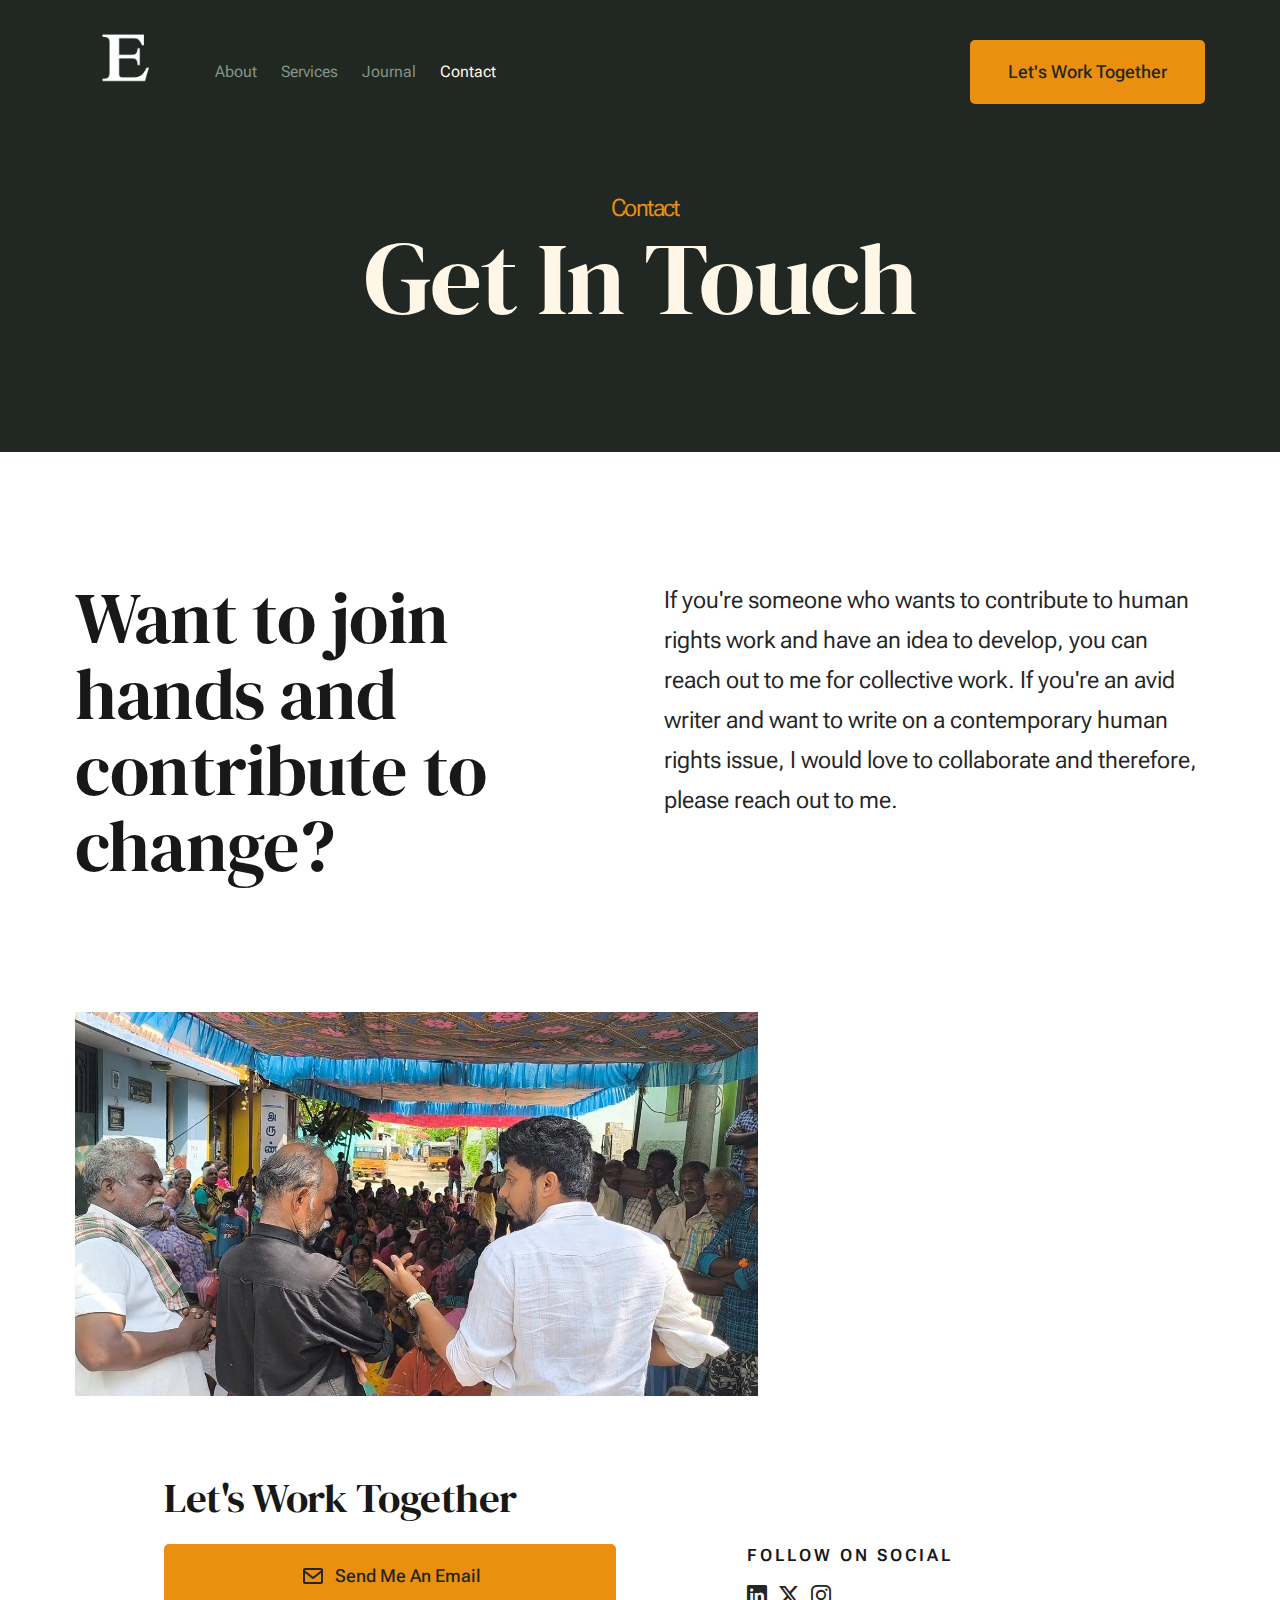
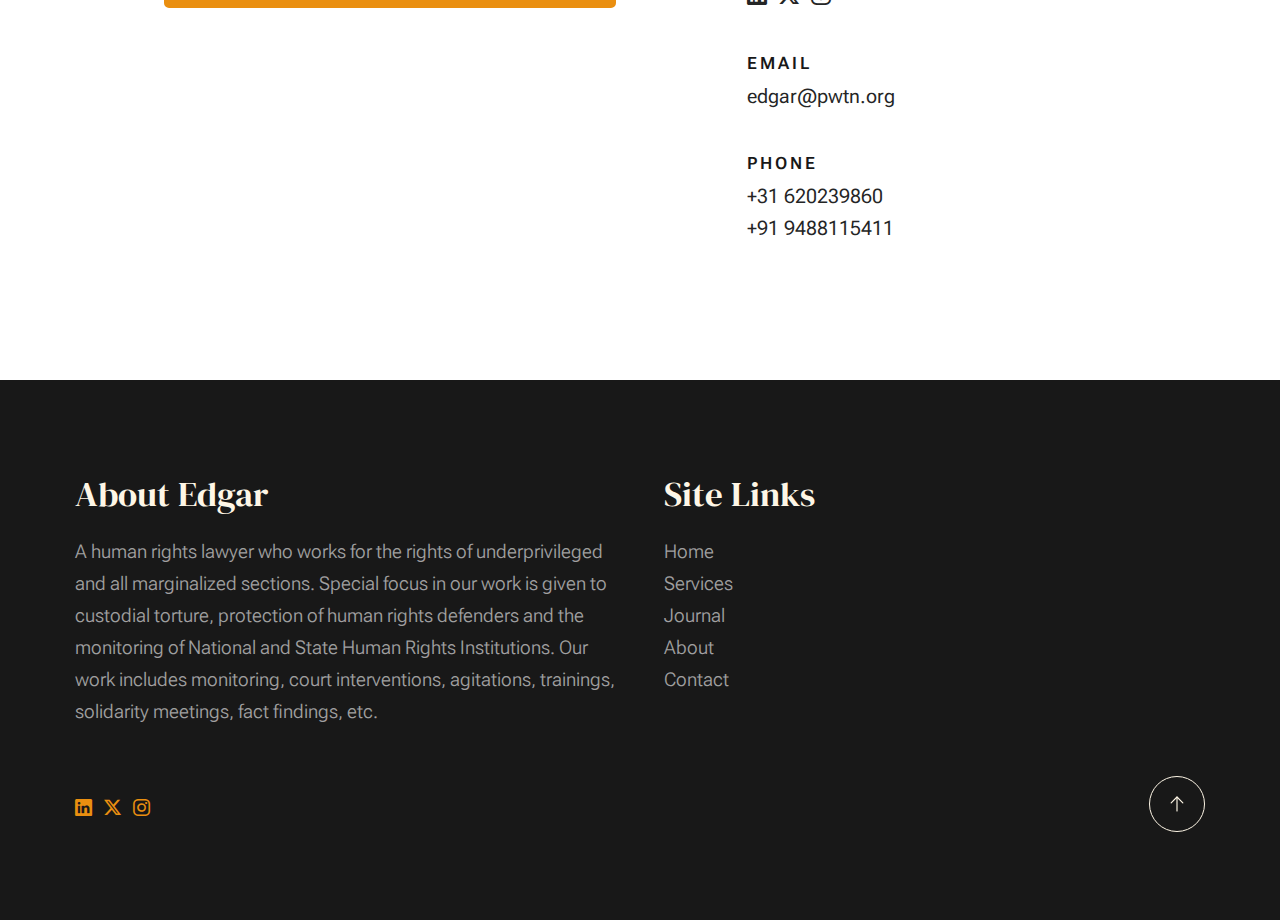
<file: contact.html>
<!DOCTYPE html>
<html lang="en" class="no-js">

<head>

    <!--- basic page needs
    ================================================== -->
    <meta charset="utf-8">
    <meta name="viewport" content="width=device-width, initial-scale=1">
    <title>Contact - Edgar</title>

    <script>
        document.documentElement.classList.remove('no-js');
        document.documentElement.classList.add('js');
    </script>

    <!-- CSS
    ================================================== -->
    <link rel="stylesheet" href="vendor.css">
    <link rel="stylesheet" href="styles.css">
    <link rel="stylesheet" href="https://cdn.jsdelivr.net/npm/bootstrap-icons@1/font/bootstrap-icons.min.css">


    <!-- favicons
    ================================================== -->
    <link rel="apple-touch-icon" sizes="180x180" href="apple-touch-icon.png">
    <link rel="icon" type="image/png" sizes="32x32" href="favicon-32x32.png">
    <link rel="icon" type="image/png" sizes="16x16" href="favicon-16x16.png">
    <link rel="manifest" href="site.webmanifest">

</head>


<body id="top">


    <!-- preloader
    ================================================== -->
    <div id="preloader">
        <div id="loader" class="dots-fade">
            <div></div>
            <div></div>
            <div></div>
        </div>
    </div>


    <!-- page wrap
    ================================================== -->
    <div id="page" class="s-pagewrap">


        <!-- # site header 
        ================================================== -->
        <header class="s-header">
            <div class="row s-header__inner width-sixteen-col">

                <div class="s-header__block">
                    <div class="s-header__logo">
                        <a class="logo" href="index.html">
                            <img src="Edgar_logo.png" alt="Homepage">
                        </a>
                    </div>

                    <a class="s-header__menu-toggle" href="#0"><span>Menu</span></a>
                </div> <!-- end s-header__block -->

                <nav class="s-header__nav">

                    <ul class="s-header__menu-links">
                        <li><a href="about.html">About</a></li>
                        <li><a href="services.html">Services</a></li>
                        <li><a href="blog.html">Journal</a></li>
                        <li class="current"><a href="contact.html">Contact</a></li>
                    </ul> <!-- s-header__menu-links -->

                    <div class="s-header__contact">
                        <a href="contact.html" class="btn btn--primary s-header__contact-btn">Let's Work Together</a>
                    </div> <!-- s-header__contact -->

                </nav> <!-- end s-header__nav -->

            </div> <!-- end s-header__inner -->
        </header> <!-- end s-header -->


        <!-- # site main content
        ================================================== -->
        <section id="content" class="s-content">

            <section class="s-pageheader pageheader">
                <div class="row">
                    <div class="column xl-12">
                        <h1 class="page-title">
                            <span class="page-title__small-type text-pretitle">Contact</span>
                            Get In Touch
                        </h1>
                    </div>
                </div>
            </section> <!--pageheader -->

            <section class="s-pagecontent pagecontent">

                <div class="row pageintro">
                    <div class="column xl-6 lg-12">
                        <h2 class="text-display-title">Want to join hands and contribute to change?</h2>
                    </div>
                    <div class="column xl-6 lg-12 u-flexitem-x-right">
                        <p class="lead">


                            If you're someone who wants to contribute to human rights work and have an idea to develop,
                            you can reach out to me for collective work. If you're an avid writer and want to write on a
                            contemporary human rights issue, I would love to collaborate and therefore, please reach out
                            to me.
                        </p>
                    </div>
                </div> <!-- pageintro -->

                <div class="row pagemedia">
                    <d class="column xl-12">
                        <figure class="page-media">
                            <img src="Edgar_contact.jpeg" srcset="Edgar_contact.jpeg 2400w, 
                                             images/thumbs/contact/contact-1200.jpg 1200w, 
                                             images/thumbs/contact/contact-600.jpg 600w"
                                sizes="(max-width: 2400px) 100vw, 2400px" alt="">
                        </figure>
                    </d>
                </div> <!-- pagemedia -->

                <div class="row width-narrower pagemain">
                    <div class="column xl-12">
                        <h2>Let's Work Together</h2>

                        <div class="row">
                            <div class="column xl-6 md-12 contact-cta">


                                <a href="mailto:edgar@pwtn.org" class="btn btn--primary u-fullwidth contact-btn">
                                    <svg xmlns="http://www.w3.org/2000/svg" width="24" height="24" viewBox="0 0 24 24"
                                        style="fill: rgba(0, 0, 0, 1);transform: ;msFilter:;">
                                        <path
                                            d="M20 4H4c-1.103 0-2 .897-2 2v12c0 1.103.897 2 2 2h16c1.103 0 2-.897 2-2V6c0-1.103-.897-2-2-2zm0 2v.511l-8 6.223-8-6.222V6h16zM4 18V9.044l7.386 5.745a.994.994 0 0 0 1.228 0L20 9.044 20.002 18H4z">
                                        </path>
                                    </svg>
                                    Send Me An Email
                                </a>
                            </div>
                            <div class="column xl-5 md-12 u-flexitem-x-right">

                                <div class="contact-block">
                                    <h6>Follow On Social</h6>
                                    <ul class="contact-social social-list">
                                        <li>
                                            <a href="https://www.linkedin.com/in/edgarhumanize?utm_source=share&utm_campaign=share_via&utm_content=profile&utm_medium=android_app">
                                                <i class="bi bi-linkedin" aria-hidden="true"></i>
                                                <span class="u-screen-reader-text">Linkedin</span>
                                            </a>
                                        </li>
                                        <li>
                                            <a href="https://x.com/Edgar_k2000?t=UGSVrvuaHYvtocIF7wQYoQ&s=08">
                                                <i class="bi bi-twitter-x" aria-hidden="true"></i>
                                                <span class="u-screen-reader-text">Twitter</span>
                                            </a>
                                        </li>
                                        <li>
                                            <a href="https://www.instagram.com/edgar__kaiser?utm_source=qr&igsh=MW0xZGRlcDZzZmNhMw==">
                                                <i class="bi bi-instagram" aria-hidden="true"></i>
                                                <span class="u-screen-reader-text">Instagram</span>
                                            </a>
                                        </li>
                                        <li>
                                            <!-- <a href="#0">
                                                <i class="bi bi-dribbble" aria-hidden="true"></i>
                                                <span class="u-screen-reader-text">Dribbble</span>
                                            </a> -->
                                        </li>
                                    </ul> <!-- end s-footer__social -->
                                </div>

                                <div class="contact-block">
                                    <h6>Email</h6>
                                    <a href="mailto:#0">edgar@pwtn.org</a>
                                </div>

                                <div class="contact-block">
                                    <h6>Phone</h6>
                                    <ul class="contact-list">
                                        <li><a href="tel:+31 620239860">+31 620239860</a></li>
                                        <li><a href="tel:+91 9488115411">+91 9488115411</a></li>
                                    </ul>
                                </div>

                            </div>
                        </div>
                    </div>
                </div> <!-- end pagemain -->

            </section> <!-- pagecontent -->




        </section> <!-- s-content-->

        <!-- # footer 
        ================================================== -->
        <footer class="s-footer">
            <div class="row s-footer__content">
                <div class="column xl-6 lg-6 md-12 s-footer__block s-footer__about">
                    <h3>About Edgar</h3>
                    <p>
                        A human rights lawyer who works for the rights of underprivileged and all marginalized sections.
                        Special focus in our work is given to custodial torture, protection of human rights defenders
                        and the monitoring of National and State Human Rights Institutions. Our work includes
                        monitoring, court interventions, agitations, trainings, solidarity meetings, fact findings, etc.
                    </p>
                </div>
                <div class="column xl-3 lg-6 md-12 s-footer__block s-footer__site-links">
                    <h3>Site Links</h3>
                    <ul class="link-list">
                        <li><a href="index.html">Home</a></li>
                        <li><a href="services.html">Services</a></li>
                        <li><a href="blog.html">Journal</a></li>
                        <li><a href="about.html">About</a></li>
                        <li><a href="contact.html">Contact</a></li>

                    </ul>
                </div>
                <div class="column xl-3 lg-6 md-12 tab-12 s-footer__block s-footer__newsletter">

                    <div class="subscribe-form">
                        <!-- <form id="mc-form" class="mc-form">
                            <input type="email" name="EMAIL" id="mce-EMAIL" class="u-fullwidth text-center"
                                placeholder="Your Email Address"
                                title="The domain portion of the email address is invalid (the portion after the @)."
                                pattern="^([^\x00-\x20\x22\x28\x29\x2c\x2e\x3a-\x3c\x3e\x40\x5b-\x5d\x7f-\xff]+|\x22([^\x0d\x22\x5c\x80-\xff]|\x5c[\x00-\x7f])*\x22)(\x2e([^\x00-\x20\x22\x28\x29\x2c\x2e\x3a-\x3c\x3e\x40\x5b-\x5d\x7f-\xff]+|\x22([^\x0d\x22\x5c\x80-\xff]|\x5c[\x00-\x7f])*\x22))*\x40([^\x00-\x20\x22\x28\x29\x2c\x2e\x3a-\x3c\x3e\x40\x5b-\x5d\x7f-\xff]+|\x5b([^\x0d\x5b-\x5d\x80-\xff]|\x5c[\x00-\x7f])*\x5d)(\x2e([^\x00-\x20\x22\x28\x29\x2c\x2e\x3a-\x3c\x3e\x40\x5b-\x5d\x7f-\xff]+|\x5b([^\x0d\x5b-\x5d\x80-\xff]|\x5c[\x00-\x7f])*\x5d))*(\.\w{2,})+$"
                                required>
                            <input type="submit" name="subscribe" value="Subscribe"
                                class="btn btn--primary btn--small u-fullwidth">
                          
                            <div class="mc-status"></div>
                        </form> -->
                    </div>
                </div>
            </div>

            <div class="row s-footer__bottom">
                <div class="column xl-6 lg-12">
                    <ul class="s-footer__social social-list">
                        <li>
                            <a href="#0">
                                <i class="bi bi-linkedin" aria-hidden="true"></i>
                                <span class="u-screen-reader-text">Facebook</span>
                            </a>
                        </li>
                        <li>
                            <a href="#0">
                                <i class="bi bi-twitter-x" aria-hidden="true"></i>
                                <span class="u-screen-reader-text">Twitter</span>
                            </a>
                        </li>
                        <li>
                            <a href="#0">
                                <i class="bi bi-instagram" aria-hidden="true"></i>
                                <span class="u-screen-reader-text">Instagram</span>
                            </a>
                        </li>
                        <li>
                            <!-- <a href="#0">
                                <i class="bi bi-dribbble" aria-hidden="true"></i>
                                <span class="u-screen-reader-text">Dribbble</span>
                            </a> -->
                        </li>
                    </ul> <!-- end s-footer__social -->
                </div>


                <div class="ss-go-top">
                    <a class="smoothscroll" title="Back to Top" href="#top">
                        <svg xmlns="http://www.w3.org/2000/svg" viewBox="0 0 24 24" width="36" height="36" fill="none"
                            stroke="#ffffff" stroke-width="1" stroke-linecap="round" stroke-linejoin="round">
                            <polyline points="17 11 12 6 7 11"></polyline>
                            <line x1="12" y1="18" x2="12" y2="6"></line>
                        </svg>
                    </a>
                </div> <!-- end ss-go-top -->
            </div>

        </footer> <!-- end s-footer -->

    </div> <!-- end page-wrap -->

    <!-- Java Script
    ================================================== -->
    <script src="plugins.js"></script>
    <script src="main.js"></script>

</body>

</html>
</file>
<file: vendor.css>
/* ===================================================================
 * Monica Third-party Stylesheets
 * Template Ver. 1.0.0
 * 12-13-2022
 * -------------------------------------------------------------------
 *
 * TOC:
 * # PrismJS
 * # Swiper
 *
 * ------------------------------------------------------------------- */


/* ===================================================================
 * # PrismJS 1.20.0
 *   https://prismjs.com/download.html#themes=prism-okaidia&languages=markup+css+clike+javascript+markup-templating+php 
 *   
 *   okaidia theme for JavaScript, CSS and HTML
 *   Loosely based on Monokai textmate theme by http://www.monokai.nl/
 *   @author ocodia
 * ------------------------------------------------------------------- */
code[class*=language-],
pre[class*=language-] {
  color          : #f8f8f2;
  background     : none;
  text-shadow    : 0 1px rgba(0, 0, 0, 0.3);
  font-family    : var(--font-mono);
  font-size      : calc(var(--text-size) * 0.9444);
  text-align     : left;
  white-space    : pre;
  word-spacing   : normal;
  word-break     : normal;
  word-wrap      : normal;
  line-height    : var(--vspace-1);
  -moz-tab-size  : 4;
  -o-tab-size    : 4;
  tab-size       : 4;
  -webkit-hyphens: none;
  -ms-hyphens    : none;
  hyphens        : none;
}

/* Code blocks */
pre[class*=language-] {
  padding : var(--vspace-0_5) 0 var(--vspace-1);
  margin  : var(--vspace-1) 0;
  overflow: auto;
}

:not(pre)>code[class*=language-],
pre[class*=language-] {
  background: #272822;
}

/* Inline code */
:not(pre)>code[class*=language-] {
  padding    : 0.1em;
  white-space: normal;
}

.token.comment,
.token.prolog,
.token.doctype,
.token.cdata {
  color: slategray;
}

.token.punctuation {
  color: #f8f8f2;
}

.token.namespace {
  opacity: 0.7;
}

.token.property,
.token.tag,
.token.constant,
.token.symbol,
.token.deleted {
  color: #f92672;
}

.token.boolean,
.token.number {
  color: #ae81ff;
}

.token.selector,
.token.attr-name,
.token.string,
.token.char,
.token.builtin,
.token.inserted {
  color: #a6e22e;
}

.token.operator,
.token.entity,
.token.url,
.language-css .token.string,
.style .token.string,
.token.variable {
  color: #f8f8f2;
}

.token.atrule,
.token.attr-value,
.token.function,
.token.class-name {
  color: #e6db74;
}

.token.keyword {
  color: #66d9ef;
}

.token.regex,
.token.important {
  color: #fd971f;
}

.token.important,
.token.bold {
  font-weight: bold;
}

.token.italic {
  font-style: italic;
}

.token.entity {
  cursor: help;
}



/* ===================================================================
 * # Swiper 6.4.5
 *   Most modern mobile touch slider and framework with hardware accelerated transitions
 *   https://swiperjs.com
 *
 *   Copyright 2014-2020 Vladimir Kharlampidi
 *
 *   Released under the MIT License
 *
 *   Released on: December 18, 2020
 * ------------------------------------------------------------------- */
@font-face {
  font-family: "swiper-icons";
  src        : url("data:application/font-woff;charset=utf-8;base64, [base64]//wADZ2x5ZgAAAywAAADMAAAD2MHtryVoZWFkAAABbAAAADAAAAA2E2+eoWhoZWEAAAGcAAAAHwAAACQC9gDzaG10eAAAAigAAAAZAAAArgJkABFsb2NhAAAC0AAAAFoAAABaFQAUGG1heHAAAAG8AAAAHwAAACAAcABAbmFtZQAAA/gAAAE5AAACXvFdBwlwb3N0AAAFNAAAAGIAAACE5s74hXjaY2BkYGAAYpf5Hu/j+W2+MnAzMYDAzaX6QjD6/4//Bxj5GA8AuRwMYGkAPywL13jaY2BkYGA88P8Agx4j+/8fQDYfA1AEBWgDAIB2BOoAeNpjYGRgYNBh4GdgYgABEMnIABJzYNADCQAACWgAsQB42mNgYfzCOIGBlYGB0YcxjYGBwR1Kf2WQZGhhYGBiYGVmgAFGBiQQkOaawtDAoMBQxXjg/wEGPcYDDA4wNUA2CCgwsAAAO4EL6gAAeNpj2M0gyAACqxgGNWBkZ2D4/wMA+xkDdgAAAHjaY2BgYGaAYBkGRgYQiAHyGMF8FgYHIM3DwMHABGQrMOgyWDLEM1T9/w8UBfEMgLzE////P/5//f/V/xv+r4eaAAeMbAxwIUYmIMHEgKYAYjUcsDAwsLKxc3BycfPw8jEQA/[base64]/uznmfPFBNODM2K7MTQ45YEAZqGP81AmGGcF3iPqOop0r1SPTaTbVkfUe4HXj97wYE+yNwWYxwWu4v1ugWHgo3S1XdZEVqWM7ET0cfnLGxWfkgR42o2PvWrDMBSFj/IHLaF0zKjRgdiVMwScNRAoWUoH78Y2icB/yIY09An6AH2Bdu/UB+yxopYshQiEvnvu0dURgDt8QeC8PDw7Fpji3fEA4z/PEJ6YOB5hKh4dj3EvXhxPqH/SKUY3rJ7srZ4FZnh1PMAtPhwP6fl2PMJMPDgeQ4rY8YT6Gzao0eAEA409DuggmTnFnOcSCiEiLMgxCiTI6Cq5DZUd3Qmp10vO0LaLTd2cjN4fOumlc7lUYbSQcZFkutRG7g6JKZKy0RmdLY680CDnEJ+UMkpFFe1RN7nxdVpXrC4aTtnaurOnYercZg2YVmLN/d/gczfEimrE/fs/bOuq29Zmn8tloORaXgZgGa78yO9/cnXm2BpaGvq25Dv9S4E9+5SIc9PqupJKhYFSSl47+Qcr1mYNAAAAeNptw0cKwkAAAMDZJA8Q7OUJvkLsPfZ6zFVERPy8qHh2YER+3i/BP83vIBLLySsoKimrqKqpa2hp6+jq6RsYGhmbmJqZSy0sraxtbO3sHRydnEMU4uR6yx7JJXveP7WrDycAAAAAAAH//wACeNpjYGRgYOABYhkgZgJCZgZNBkYGLQZtIJsFLMYAAAw3ALgAeNolizEKgDAQBCchRbC2sFER0YD6qVQiBCv/H9ezGI6Z5XBAw8CBK/m5iQQVauVbXLnOrMZv2oLdKFa8Pjuru2hJzGabmOSLzNMzvutpB3N42mNgZGBg4GKQYzBhYMxJLMlj4GBgAYow/P/PAJJhLM6sSoWKfWCAAwDAjgbRAAB42mNgYGBkAIIbCZo5IPrmUn0hGA0AO8EFTQAA") format("woff");
  font-weight: 400;
  font-style : normal;
}

:root {
  --swiper-theme-color: #007aff;
}

.swiper-container {
  margin-left : auto;
  margin-right: auto;
  position    : relative;
  overflow    : hidden;
  list-style  : none;
  padding     : 0;
  /* Fix of Webkit flickering */
  z-index     : 1;
}

.swiper-container-vertical>.swiper-wrapper {
  flex-direction: column;
}

.swiper-wrapper {
  position           : relative;
  width              : 100%;
  height             : 100%;
  z-index            : 1;
  display            : flex;
  transition-property: transform;
  box-sizing         : content-box;
}

.swiper-container-android .swiper-slide,
.swiper-wrapper {
  transform: translate3d(0px, 0, 0);
}

.swiper-container-multirow>.swiper-wrapper {
  flex-wrap: wrap;
}

.swiper-container-multirow-column>.swiper-wrapper {
  flex-wrap     : wrap;
  flex-direction: column;
}

.swiper-container-free-mode>.swiper-wrapper {
  transition-timing-function: ease-out;
  margin                    : 0 auto;
}

.swiper-slide {
  flex-shrink        : 0;
  width              : 100%;
  height             : 100%;
  position           : relative;
  transition-property: transform;
}

.swiper-slide-invisible-blank {
  visibility: hidden;
}

/* Auto Height */
.swiper-container-autoheight,
.swiper-container-autoheight .swiper-slide {
  height: auto;
}

.swiper-container-autoheight .swiper-wrapper {
  align-items        : flex-start;
  transition-property: transform, height;
}

/* 3D Effects */
.swiper-container-3d {
  perspective: 1200px;
}

.swiper-container-3d .swiper-wrapper,
.swiper-container-3d .swiper-slide,
.swiper-container-3d .swiper-slide-shadow-left,
.swiper-container-3d .swiper-slide-shadow-right,
.swiper-container-3d .swiper-slide-shadow-top,
.swiper-container-3d .swiper-slide-shadow-bottom,
.swiper-container-3d .swiper-cube-shadow {
  transform-style: preserve-3d;
}

.swiper-container-3d .swiper-slide-shadow-left,
.swiper-container-3d .swiper-slide-shadow-right,
.swiper-container-3d .swiper-slide-shadow-top,
.swiper-container-3d .swiper-slide-shadow-bottom {
  position      : absolute;
  left          : 0;
  top           : 0;
  width         : 100%;
  height        : 100%;
  pointer-events: none;
  z-index       : 10;
}

.swiper-container-3d .swiper-slide-shadow-left {
  background-image: linear-gradient(to left, rgba(0, 0, 0, 0.5), rgba(0, 0, 0, 0));
}

.swiper-container-3d .swiper-slide-shadow-right {
  background-image: linear-gradient(to right, rgba(0, 0, 0, 0.5), rgba(0, 0, 0, 0));
}

.swiper-container-3d .swiper-slide-shadow-top {
  background-image: linear-gradient(to top, rgba(0, 0, 0, 0.5), rgba(0, 0, 0, 0));
}

.swiper-container-3d .swiper-slide-shadow-bottom {
  background-image: linear-gradient(to bottom, rgba(0, 0, 0, 0.5), rgba(0, 0, 0, 0));
}

/* CSS Mode */
.swiper-container-css-mode>.swiper-wrapper {
  overflow          : auto;
  scrollbar-width   : none;
  /* For Firefox */
  -ms-overflow-style: none;
  /* For Internet Explorer and Edge */
}

.swiper-container-css-mode>.swiper-wrapper::-webkit-scrollbar {
  display: none;
}

.swiper-container-css-mode>.swiper-wrapper>.swiper-slide {
  scroll-snap-align: start start;
}

.swiper-container-horizontal.swiper-container-css-mode>.swiper-wrapper {
  -ms-scroll-snap-type: x mandatory;
  scroll-snap-type    : x mandatory;
}

.swiper-container-vertical.swiper-container-css-mode>.swiper-wrapper {
  -ms-scroll-snap-type: y mandatory;
  scroll-snap-type    : y mandatory;
}

:root {
  --swiper-navigation-size   : 44px;
  /*
    --swiper-navigation-color: var(--swiper-theme-color);
    */
}

.swiper-button-prev,
.swiper-button-next {
  position       : absolute;
  top            : 50%;
  width          : calc(var(--swiper-navigation-size) / 44 * 27);
  height         : var(--swiper-navigation-size);
  margin-top     : calc(-1 * var(--swiper-navigation-size) / 2);
  z-index        : 10;
  cursor         : pointer;
  display        : flex;
  align-items    : center;
  justify-content: center;
  color          : var(--swiper-navigation-color, var(--swiper-theme-color));
}

.swiper-button-prev.swiper-button-disabled,
.swiper-button-next.swiper-button-disabled {
  opacity       : 0.35;
  cursor        : auto;
  pointer-events: none;
}

.swiper-button-prev:after,
.swiper-button-next:after {
  font-family   : swiper-icons;
  font-size     : var(--swiper-navigation-size);
  text-transform: none !important;
  letter-spacing: 0;
  text-transform: none;
  font-variant  : initial;
  line-height   : 1;
}

.swiper-button-prev,
.swiper-container-rtl .swiper-button-next {
  left : 10px;
  right: auto;
}

.swiper-button-prev:after,
.swiper-container-rtl .swiper-button-next:after {
  content: "prev";
}

.swiper-button-next,
.swiper-container-rtl .swiper-button-prev {
  right: 10px;
  left : auto;
}

.swiper-button-next:after,
.swiper-container-rtl .swiper-button-prev:after {
  content: "next";
}

.swiper-button-prev.swiper-button-white,
.swiper-button-next.swiper-button-white {
  --swiper-navigation-color: #ffffff;
}

.swiper-button-prev.swiper-button-black,
.swiper-button-next.swiper-button-black {
  --swiper-navigation-color: #000000;
}

.swiper-button-lock {
  display: none;
}

:root {
  /*
    --swiper-pagination-color: var(--swiper-theme-color);
    */
}

.swiper-pagination {
  position  : absolute;
  text-align: center;
  transition: 300ms opacity;
  transform : translate3d(0, 0, 0);
  z-index   : 10;
}

.swiper-pagination.swiper-pagination-hidden {
  opacity: 0;
}

/* Common Styles */
.swiper-pagination-fraction,
.swiper-pagination-custom,
.swiper-container-horizontal>.swiper-pagination-bullets {
  bottom: 10px;
  left  : 0;
  width : 100%;
}

/* Bullets */
.swiper-pagination-bullets-dynamic {
  overflow : hidden;
  font-size: 0;
}

.swiper-pagination-bullets-dynamic .swiper-pagination-bullet {
  transform: scale(0.33);
  position : relative;
}

.swiper-pagination-bullets-dynamic .swiper-pagination-bullet-active {
  transform: scale(1);
}

.swiper-pagination-bullets-dynamic .swiper-pagination-bullet-active-main {
  transform: scale(1);
}

.swiper-pagination-bullets-dynamic .swiper-pagination-bullet-active-prev {
  transform: scale(0.66);
}

.swiper-pagination-bullets-dynamic .swiper-pagination-bullet-active-prev-prev {
  transform: scale(0.33);
}

.swiper-pagination-bullets-dynamic .swiper-pagination-bullet-active-next {
  transform: scale(0.66);
}

.swiper-pagination-bullets-dynamic .swiper-pagination-bullet-active-next-next {
  transform: scale(0.33);
}

.swiper-pagination-bullet {
  width        : 8px;
  height       : 8px;
  display      : inline-block;
  border-radius: 100%;
  background   : #000;
  opacity      : 0.2;
}

button.swiper-pagination-bullet {
  border            : none;
  margin            : 0;
  padding           : 0;
  box-shadow        : none;
  -webkit-appearance: none;
  -moz-appearance   : none;
  appearance        : none;
}

.swiper-pagination-clickable .swiper-pagination-bullet {
  cursor: pointer;
}

.swiper-pagination-bullet-active {
  opacity   : 1;
  background: var(--swiper-pagination-color, var(--swiper-theme-color));
}

.swiper-container-vertical>.swiper-pagination-bullets {
  right    : 10px;
  top      : 50%;
  transform: translate3d(0px, -50%, 0);
}

.swiper-container-vertical>.swiper-pagination-bullets .swiper-pagination-bullet {
  margin : 6px 0;
  display: block;
}

.swiper-container-vertical>.swiper-pagination-bullets.swiper-pagination-bullets-dynamic {
  top      : 50%;
  transform: translateY(-50%);
  width    : 8px;
}

.swiper-container-vertical>.swiper-pagination-bullets.swiper-pagination-bullets-dynamic .swiper-pagination-bullet {
  display   : inline-block;
  transition: 200ms transform, 200ms top;
}

.swiper-container-horizontal>.swiper-pagination-bullets .swiper-pagination-bullet {
  margin: 0 4px;
}

.swiper-container-horizontal>.swiper-pagination-bullets.swiper-pagination-bullets-dynamic {
  left       : 50%;
  transform  : translateX(-50%);
  white-space: nowrap;
}

.swiper-container-horizontal>.swiper-pagination-bullets.swiper-pagination-bullets-dynamic .swiper-pagination-bullet {
  transition: 200ms transform, 200ms left;
}

.swiper-container-horizontal.swiper-container-rtl>.swiper-pagination-bullets-dynamic .swiper-pagination-bullet {
  transition: 200ms transform, 200ms right;
}

/* Progress */
.swiper-pagination-progressbar {
  background: rgba(0, 0, 0, 0.25);
  position  : absolute;
}

.swiper-pagination-progressbar .swiper-pagination-progressbar-fill {
  background      : var(--swiper-pagination-color, var(--swiper-theme-color));
  position        : absolute;
  left            : 0;
  top             : 0;
  width           : 100%;
  height          : 100%;
  transform       : scale(0);
  transform-origin: left top;
}

.swiper-container-rtl .swiper-pagination-progressbar .swiper-pagination-progressbar-fill {
  transform-origin: right top;
}

.swiper-container-horizontal>.swiper-pagination-progressbar,
.swiper-container-vertical>.swiper-pagination-progressbar.swiper-pagination-progressbar-opposite {
  width : 100%;
  height: 4px;
  left  : 0;
  top   : 0;
}

.swiper-container-vertical>.swiper-pagination-progressbar,
.swiper-container-horizontal>.swiper-pagination-progressbar.swiper-pagination-progressbar-opposite {
  width : 4px;
  height: 100%;
  left  : 0;
  top   : 0;
}

.swiper-pagination-white {
  --swiper-pagination-color: #ffffff;
}

.swiper-pagination-black {
  --swiper-pagination-color: #000000;
}

.swiper-pagination-lock {
  display: none;
}

/* Scrollbar */
.swiper-scrollbar {
  border-radius   : 10px;
  position        : relative;
  -ms-touch-action: none;
  background      : rgba(0, 0, 0, 0.1);
}

.swiper-container-horizontal>.swiper-scrollbar {
  position: absolute;
  left    : 1%;
  bottom  : 3px;
  z-index : 50;
  height  : 5px;
  width   : 98%;
}

.swiper-container-vertical>.swiper-scrollbar {
  position: absolute;
  right   : 3px;
  top     : 1%;
  z-index : 50;
  width   : 5px;
  height  : 98%;
}

.swiper-scrollbar-drag {
  height       : 100%;
  width        : 100%;
  position     : relative;
  background   : rgba(0, 0, 0, 0.5);
  border-radius: 10px;
  left         : 0;
  top          : 0;
}

.swiper-scrollbar-cursor-drag {
  cursor: move;
}

.swiper-scrollbar-lock {
  display: none;
}

.swiper-zoom-container {
  width          : 100%;
  height         : 100%;
  display        : flex;
  justify-content: center;
  align-items    : center;
  text-align     : center;
}

.swiper-zoom-container>img,
.swiper-zoom-container>svg,
.swiper-zoom-container>canvas {
  max-width    : 100%;
  max-height   : 100%;
  -o-object-fit: contain;
  object-fit   : contain;
}

.swiper-slide-zoomed {
  cursor: move;
}

/* Preloader */
:root {
  /*
    --swiper-preloader-color: var(--swiper-theme-color);
    */
}

.swiper-lazy-preloader {
  width            : 42px;
  height           : 42px;
  position         : absolute;
  left             : 50%;
  top              : 50%;
  margin-left      : -21px;
  margin-top       : -21px;
  z-index          : 10;
  transform-origin : 50%;
  -webkit-animation: swiper-preloader-spin 1s infinite linear;
  animation        : swiper-preloader-spin 1s infinite linear;
  box-sizing       : border-box;
  border           : 4px solid var(--swiper-preloader-color, var(--swiper-theme-color));
  border-radius    : 50%;
  border-top-color : transparent;
}

.swiper-lazy-preloader-white {
  --swiper-preloader-color: #fff;
}

.swiper-lazy-preloader-black {
  --swiper-preloader-color: #000;
}

@-webkit-keyframes swiper-preloader-spin {
  100% {
    transform: rotate(360deg);
  }
}

@keyframes swiper-preloader-spin {
  100% {
    transform: rotate(360deg);
  }
}

/* a11y */
.swiper-container .swiper-notification {
  position      : absolute;
  left          : 0;
  top           : 0;
  pointer-events: none;
  opacity       : 0;
  z-index       : -1000;
}

.swiper-container-fade.swiper-container-free-mode .swiper-slide {
  transition-timing-function: ease-out;
}

.swiper-container-fade .swiper-slide {
  pointer-events     : none;
  transition-property: opacity;
}

.swiper-container-fade .swiper-slide .swiper-slide {
  pointer-events: none;
}

.swiper-container-fade .swiper-slide-active,
.swiper-container-fade .swiper-slide-active .swiper-slide-active {
  pointer-events: auto;
}

.swiper-container-cube {
  overflow: visible;
}

.swiper-container-cube .swiper-slide {
  pointer-events             : none;
  -webkit-backface-visibility: hidden;
  backface-visibility        : hidden;
  z-index                    : 1;
  visibility                 : hidden;
  transform-origin           : 0 0;
  width                      : 100%;
  height                     : 100%;
}

.swiper-container-cube .swiper-slide .swiper-slide {
  pointer-events: none;
}

.swiper-container-cube.swiper-container-rtl .swiper-slide {
  transform-origin: 100% 0;
}

.swiper-container-cube .swiper-slide-active,
.swiper-container-cube .swiper-slide-active .swiper-slide-active {
  pointer-events: auto;
}

.swiper-container-cube .swiper-slide-active,
.swiper-container-cube .swiper-slide-next,
.swiper-container-cube .swiper-slide-prev,
.swiper-container-cube .swiper-slide-next+.swiper-slide {
  pointer-events: auto;
  visibility    : visible;
}

.swiper-container-cube .swiper-slide-shadow-top,
.swiper-container-cube .swiper-slide-shadow-bottom,
.swiper-container-cube .swiper-slide-shadow-left,
.swiper-container-cube .swiper-slide-shadow-right {
  z-index                    : 0;
  -webkit-backface-visibility: hidden;
  backface-visibility        : hidden;
}

.swiper-container-cube .swiper-cube-shadow {
  position  : absolute;
  left      : 0;
  bottom    : 0px;
  width     : 100%;
  height    : 100%;
  background: #000;
  opacity   : 0.6;
  filter    : blur(50px);
  z-index   : 0;
}

.swiper-container-flip {
  overflow: visible;
}

.swiper-container-flip .swiper-slide {
  pointer-events             : none;
  -webkit-backface-visibility: hidden;
  backface-visibility        : hidden;
  z-index                    : 1;
}

.swiper-container-flip .swiper-slide .swiper-slide {
  pointer-events: none;
}

.swiper-container-flip .swiper-slide-active,
.swiper-container-flip .swiper-slide-active .swiper-slide-active {
  pointer-events: auto;
}

.swiper-container-flip .swiper-slide-shadow-top,
.swiper-container-flip .swiper-slide-shadow-bottom,
.swiper-container-flip .swiper-slide-shadow-left,
.swiper-container-flip .swiper-slide-shadow-right {
  z-index                    : 0;
  -webkit-backface-visibility: hidden;
  backface-visibility        : hidden;
}
</file>
<file: styles.css>
@charset "UTF-8";
/* =================================================================== 
 * Monica Main Stylesheet
 * Template Ver. 1.0.0
 * 12-13-2022
 * ------------------------------------------------------------------
 *
 * TOC:
 * # SETTINGS
 *		## fonts
 *    	## colors
 *	  	## spacing and typescale
 *		## grid variables
 * # CSS RESET
 * # GRID
 *		## extra large devices
 *		## large devices
 *		## medium devices 
 *		## tablet devices
 *		## mobile devices
 *		## small mobile devices
 *		## additional column stackpoints 
 * # BASE SETUP
 * # UTILITY CLASSES
 * # TYPOGRAPHY 
 *		## additional typography & helper classes
 *		## lists
 *		## media 
 *		## spacing
 * # PRELOADER
 *		## page loaded
 * # FORM 
 *		## style placeholder text
 *		## change autocomplete styles in Chrome
 * # BUTTONS
 * # TABLE
 * # COMPONENTS
 *		## pagination 
 *		## alert box 
 *		## skillbars
 *		## stats tabs
 * # PROJECT-WIDE SHARED STYLES
 *		## list items
 *		## social list
 *		## blog card
 *		## testimonials
 *		## swiper overrides
 * # GRID-BASED LAYOUTS
 *		## grid block
 *		## list grid
 * # PAGE WRAP
 * # SITE HEADER
 *		## logo
 *		## main navigation
 *		## mobile menu toggle
 * # PAGEHEADER & PAGECONTENT
 * # INTRO
 *		## intro content
 *		## intro scroll down
 *		## intro transitions
 * # ABOUT
 * # EXPERTISE
 * # CLIENTS
 *		## clients list
 * # CTA
 * # JOURNAL
 * # FOOTER
 *		## newsletter
 *		## copyright
 *		## go top
 * # BLOG STYLES 
 * # PAGE STYLES 
 *		## services page
 *		## contact page
 *
 * ------------------------------------------------------------------ */


/* ===================================================================
 * # SETTINGS
 *
 *
 * ------------------------------------------------------------------- */

/* ------------------------------------------------------------------- 
 * ## fonts 
 * ------------------------------------------------------------------- */
@import url("https://fonts.googleapis.com/css2?family=DM+Serif+Display&family=Roboto+Flex:opsz,wght@8..144,300;8..144,400;8..144,500;8..144,600&display=swap");

:root {
	--font-1: "Roboto Flex", sans-serif;
	--font-2: "DM Serif Display", Serif;

  /* monospace
   */
	--font-mono: Consolas, "Andale Mono", Courier, "Courier New", monospace;
}

/* ------------------------------------------------------------------- 
 * ## colors
 * ------------------------------------------------------------------- */
:root {
  /* color-1(#EA9010)
   * color-2(#343D35)
   * color-3(#FEF5E4)
   */
	--color-1: hsla(35, 87%, 49%, 1);
	--color-2: hsla(127, 8%, 22%, 1);
	--color-3: hsla(39, 93%, 95%, 1);

  /* theme color variations
   */
	--color-1-lightest             : hsla(35, 87%, 96%, 1);
	--color-1-lighter              : hsla(35, 87%, 69%, 1);
	--color-1-light                : hsla(35, 87%, 59%, 1);
	--color-1-dark                 : hsla(35, 87%, 39%, 1);
	--color-1-darker               : hsla(35, 87%, 29%, 1);
	--color-1-darkest              : hsla(35, 87%, 10%, 1);

	--color-2-lightest             : hsla(127, 8%, 55%, 1);
	--color-2-lighter              : hsla(127, 8%, 42%, 1);
	--color-2-light                : hsla(127, 8%, 32%, 1);
	--color-2-dark                 : hsla(127, 8%, 14%, 1);
	--color-2-darker               : hsla(127, 8%, 2%, 1);
	
	--color-3-light                : hsla(39, 93%, 100%, 1);
	--color-3-dark                 : hsla(39, 93%, 85%, 1);
	--color-3-darker               : hsla(39, 93%, 75%, 1);

  /* feedback colors
   * color-error(#ffd1d2), color-success(#c8e675), 
   * color-info(#d7ecfb), color-notice(#fff099)
   */
	--color-error                  : hsla(359, 100%, 91%, 1);
	--color-success                : hsla(76, 69%, 68%, 1);
	--color-info                   : hsla(205, 82%, 91%, 1);
	--color-notice                 : hsla(51, 100%, 80%, 1);
	--color-error-content          : hsla(359, 50%, 50%, 1);
	--color-success-content        : hsla(76, 29%, 28%, 1);
	--color-info-content           : hsla(205, 32%, 31%, 1);
	--color-notice-content         : hsla(51, 30%, 30%, 1);

  /* shades 
   * generated using 
   * Tint & Shade Generator 
   * (https                     ://maketintsandshades.com/)
   */
	--color-black                  : #000000;
	--color-gray-19                : #121212;
	--color-gray-18                : #242525;
	--color-gray-17                : #363737;
	--color-gray-16                : #484949;
	--color-gray-15                : #5b5c5c;
	--color-gray-14                : #6d6e6e;
	--color-gray-13                : #7f8080;
	--color-gray-12                : #919292;
	--color-gray-11                : #a3a5a5;
	--color-gray-10                : #b5b7b7;
	--color-gray-9                 : #bcbebe;
	--color-gray-8                 : #c4c5c5;
	--color-gray-7                 : #cbcdcd;
	--color-gray-6                 : #d3d4d4;
	--color-gray-5                 : #dadbdb;
	--color-gray-4                 : #e1e2e2;
	--color-gray-3                 : #e9e9e9;
	--color-gray-2                 : #f0f1f1;
	--color-gray-1                 : #f8f8f8;
	--color-white                  : #ffffff;

  /* text
   */
	--color-text                   : var(--color-gray-18);
	--color-text-dark              : #181818;
	--color-text-light             : var(--color-gray-14);
	--color-placeholder            : var(--color-gray-12);

  /* link
   */
	--color-link                   : var(--color-1);
	--color-link-hover             : var(--color-2-lighter);
	--color-link-active            : var(--color-2-lighter);

  /* buttons
   */
	--color-btn                    : var(--color-gray-4);
	--color-btn-text               : var(--color-text);
	--color-btn-hover              : var(--color-gray-5);
	--color-btn-hover-text         : var(--color-text);
	--color-btn-primary            : var(--color-1);
	--color-btn-primary-text       : var(--color-2-dark);
	--color-btn-primary-hover      : var(--color-1-light);
	--color-btn-primary-hover-text : var(--color-2-dark);
	--color-btn-stroke             : var(--color-text-dark);
	--color-btn-stroke-text        : var(--color-text-dark);
	--color-btn-stroke-hover       : var(--color-text-dark);
	--color-btn-stroke-hover-text  : var(--color-white);

  /* preloader
   */
	--color-preloader-bg           : var(--color-2-dark);
	--color-loader                 : var(--color-white);
	--color-loader-light           : var(--color-2-light);

  /* others
   */
	--color-body                   : white;
	--color-border                 : rgba(0, 0, 0, .1);
	--border-radius                : 5px;
}

/* ------------------------------------------------------------------- 
 * ## spacing and typescale
 * ------------------------------------------------------------------- */
:root {
  /* spacing
   * base font size: 20px 
   * vertical space unit : 32px
   */
	--base-size        : 62.5%;
	--multiplier       : 1;
	--base-font-size   : calc(2rem * var(--multiplier));
	--space            : calc(3.2rem * var(--multiplier));

  /* vertical spacing 
   */
	--vspace-0_125     : calc(0.125 * var(--space));
	--vspace-0_25      : calc(0.25 * var(--space));
	--vspace-0_375     : calc(0.375 * var(--space));
	--vspace-0_5       : calc(0.5 * var(--space));
	--vspace-0_625     : calc(0.625 * var(--space));
	--vspace-0_75      : calc(0.75 * var(--space));
	--vspace-0_875     : calc(0.875 * var(--space));
	--vspace-1         : calc(var(--space));
	--vspace-1_25      : calc(1.25 * var(--space));
	--vspace-1_5       : calc(1.5 * var(--space));
	--vspace-1_75      : calc(1.75 * var(--space));
	--vspace-2         : calc(2 * var(--space));
	--vspace-2_5       : calc(2.5 * var(--space));
	--vspace-3         : calc(3 * var(--space));
	--vspace-3_5       : calc(3.5 * var(--space));
	--vspace-4         : calc(4 * var(--space));
	--vspace-4_5       : calc(4.5 * var(--space));
	--vspace-5         : calc(5 * var(--space));
	--vspace-5_5       : calc(5.5 * var(--space));
	--vspace-6         : calc(6 * var(--space));
	--vspace-6_5       : calc(6.5 * var(--space));
	--vspace-7         : calc(7 * var(--space));
	--vspace-7_5       : calc(7.5 * var(--space));
	--vspace-8         : calc(8 * var(--space));
	--vspace-8_5       : calc(8.5 * var(--space));
	--vspace-9         : calc(9 * var(--space));
	--vspace-9_5       : calc(9.5 * var(--space));
	--vspace-10        : calc(10 * var(--space));

  /* type scale
   * ratio 1        :2 | base: 20px
   * -------------------------------------------------------
   *
   * --text-huge-3    = (148.60px)
   * --text-huge-2    = (123.83px)
   * --text-huge-1    = (103.20px)
   * --text-display-3 = (86.00px)
   * --text-display-2 = (71.66px)
   * --text-display-1 = (59.72px)
   * --text-xxxl      = (49.77px)
   * --text-xxl       = (41.47px)
   * --text-xl        = (34.56px)
   * --text-lg        = (28.80px)
   * --text-md        = (24.00px)
   * --text-size      = (20.00px) BASE
   * --text-sm        = (16.67px)
   * --text-xs        = (13.89px)
   *
   * ---------------------------------------------------------
   */
	--text-scale-ratio : 1.2;
	--text-size        : var(--base-font-size);
	--text-xs          : calc((var(--text-size) / var(--text-scale-ratio)) / var(--text-scale-ratio));
	--text-sm          : calc(var(--text-xs) * var(--text-scale-ratio));
	--text-md          : calc(var(--text-sm) * var(--text-scale-ratio) * var(--text-scale-ratio));
	--text-lg          : calc(var(--text-md) * var(--text-scale-ratio));
	--text-xl          : calc(var(--text-lg) * var(--text-scale-ratio));
	--text-xxl         : calc(var(--text-xl) * var(--text-scale-ratio));
	--text-xxxl        : calc(var(--text-xxl) * var(--text-scale-ratio));
	--text-display-1   : calc(var(--text-xxxl) * var(--text-scale-ratio));
	--text-display-2   : calc(var(--text-display-1) * var(--text-scale-ratio));
	--text-display-3   : calc(var(--text-display-2) * var(--text-scale-ratio));
	--text-huge-1      : calc(var(--text-display-3) * var(--text-scale-ratio));
	--text-huge-2      : calc(var(--text-huge-1) * var(--text-scale-ratio));
	--text-huge-3      : calc(var(--text-huge-2) * var(--text-scale-ratio));

  /* default button height
   */
	--vspace-btn       : var(--vspace-2);
}

/* on mobile devices below 600px, change the value of '--multiplier' 
 * to adjust the values of base font size and vertical space unit.
 */
@media screen and (max-width: 600px) {
	:root {
		--multiplier: .9375;
	}
}

/* ------------------------------------------------------------------- 
 * ## grid variables
 * ------------------------------------------------------------------- */
:root {
  
  /* widths for rows and containers
   */
	--width-sixteen-cols: 1760px;
	--width-default     : 1320px;
	--width-wide        : 1600px;
	--width-wider       : 1800px;
	--width-narrow      : 1200px;
	--width-narrower    : 1000px;
	--width-narrowest   : 800px;
	--width-full        : 100%;
	--width-grid-max    : var(--width-default);

  /* gutter
   */
	--gutter            : 2.4rem;
}

/* on large screen devices
 */
@media screen and (max-width: 1000px) {
	:root {
		--gutter: 2.2rem;
	}
}

/* on small devices
 */
@media screen and (max-width: 600px) {
	:root {
		--gutter: 1rem;
	}
}



/* ====================================================================
 * # CSS RESET
 *
 *
 * --------------------------------------------------------------------
 * http://meyerweb.com/eric/tools/css/reset/ 
 * v2.0 | 20110126
 * License: none (public domain)
 * -------------------------------------------------------------------- */
html,
body,
div,
span,
applet,
object,
iframe,
h1,
h2,
h3,
h4,
h5,
h6,
p,
blockquote,
pre,
a,
abbr,
acronym,
address,
big,
cite,
code,
del,
dfn,
em,
img,
ins,
kbd,
q,
s,
samp,
small,
strike,
strong,
sub,
sup,
tt,
var,
b,
u,
i,
center,
dl,
dt,
dd,
ol,
ul,
li,
fieldset,
form,
label,
legend,
table,
caption,
tbody,
tfoot,
thead,
tr,
th,
td,
article,
aside,
canvas,
details,
embed,
figure,
figcaption,
footer,
header,
hgroup,
menu,
nav,
output,
ruby,
section,
summary,
time,
mark,
audio,
video {
	margin        : 0;
	padding       : 0;
	border        : 0;
	font-size     : 100%;
	font          : inherit;
	vertical-align: baseline;
}

/* HTML5 display-role reset for older browsers */
article,
aside,
details,
figcaption,
figure,
footer,
header,
hgroup,
menu,
nav,
section {
	display: block;
}

body {
	line-height: 1;
}

ol,
ul {
	list-style: none;
}

blockquote,
q {
	quotes: none;
}

blockquote:before,
blockquote:after,
q:before,
q:after {
	content: "";
	content: none;
}

table {
	border-collapse: collapse;
	border-spacing : 0;
}


/* ===================================================================
 * # GRID v5.0.0
 *
 *
 * -------------------------------------------------------------------
 * - Grid system based on the flex display property.
 *
 * - Grid breakpoints are based on MAXIMUM WIDTH media queries, 
 *   meaning they apply to that one breakpoint and ALL THOSE BELOW IT.
 *
 * - Grid columns without a specified width will automatically layout 
 *   as equal width columns.
 *
 * - On viewports 400px and below, all grid columns will stacked 
 *   vertically
 *
 * ------------------------------------------------------------------- */

/* row 
 */
.row {
	display  : flex;
	flex-flow: row wrap;
	width    : min(92%, var(--width-grid-max));
	margin   : 0 auto;
}

.row .row {
	width       : auto;
	margin-left : calc(var(--gutter) * -1);
	margin-right: calc(var(--gutter) * -1);
}

/* column
 */
.column {
	flex   : 1;
	padding: 0 var(--gutter);
}

.collapse>.column,
.column.collapse {
	padding: 0;
}

/* row utility classes
 */
.row.row-wrap {
	flex-wrap: wrap;
}

.row.row-nowrap {
	flex-wrap: nowrap;
}

.row.row-y-top {
	align-items: flex-start;
}

.row.row-y-bottom {
	align-items: flex-end;
}

.row.row-y-center {
	align-items: center;
}

.row.row-stretch {
	align-items: stretch;
}

.row.row-baseline {
	align-items: baseline;
}

.row.row-x-left {
	justify-content: flex-start;
}

.row.row-x-right {
	justify-content: flex-end;
}

.row.row-x-center {
	justify-content: center;
}

.row.row-center {
	align-items    : center;
	justify-content: center;
}

/* ------------------------- -------------------------------------------
 * ## extra large devices (1201px and above)
 * -------------------------------------------------------------------- */
.xl-1 {
	flex : none;
	width: 8.3333333333%;
}

.xl-2 {
	flex : none;
	width: 16.6666666667%;
}

.xl-3 {
	flex : none;
	width: 25%;
}

.xl-4 {
	flex : none;
	width: 33.3333333333%;
}

.xl-5 {
	flex : none;
	width: 41.6666666667%;
}

.xl-6 {
	flex : none;
	width: 50%;
}

.xl-7 {
	flex : none;
	width: 58.3333333333%;
}

.xl-8 {
	flex : none;
	width: 66.6666666667%;
}

.xl-9 {
	flex : none;
	width: 75%;
}

.xl-10 {
	flex : none;
	width: 83.3333333333%;
}

.xl-11 {
	flex : none;
	width: 91.6666666667%;
}

.xl-12 {
	flex : none;
	width: 100%;
}

/* --------------------------------------------------------------------
 * ## large devices (1001px to 1200px)
 * -------------------------------------------------------------------- */
@media screen and (max-width: 1200px) {
	.lg-1 {
		flex : none;
		width: 8.3333333333%;
	}

	.lg-2 {
		flex : none;
		width: 16.6666666667%;
	}

	.lg-3 {
		flex : none;
		width: 25%;
	}

	.lg-4 {
		flex : none;
		width: 33.3333333333%;
	}

	.lg-5 {
		flex : none;
		width: 41.6666666667%;
	}

	.lg-6 {
		flex : none;
		width: 50%;
	}

	.lg-7 {
		flex : none;
		width: 58.3333333333%;
	}

	.lg-8 {
		flex : none;
		width: 66.6666666667%;
	}

	.lg-9 {
		flex : none;
		width: 75%;
	}

	.lg-10 {
		flex : none;
		width: 83.3333333333%;
	}

	.lg-11 {
		flex : none;
		width: 91.6666666667%;
	}

	.lg-12 {
		flex : none;
		width: 100%;
	}
}

/* --------------------------------------------------------------------
 * ## medium devices (801px to 1000px)
 * -------------------------------------------------------------------- */
@media screen and (max-width: 1000px) {
	.md-1 {
		flex : none;
		width: 8.3333333333%;
	}

	.md-2 {
		flex : none;
		width: 16.6666666667%;
	}

	.md-3 {
		flex : none;
		width: 25%;
	}

	.md-4 {
		flex : none;
		width: 33.3333333333%;
	}

	.md-5 {
		flex : none;
		width: 41.6666666667%;
	}

	.md-6 {
		flex : none;
		width: 50%;
	}

	.md-7 {
		flex : none;
		width: 58.3333333333%;
	}

	.md-8 {
		flex : none;
		width: 66.6666666667%;
	}

	.md-9 {
		flex : none;
		width: 75%;
	}

	.md-10 {
		flex : none;
		width: 83.3333333333%;
	}

	.md-11 {
		flex : none;
		width: 91.6666666667%;
	}

	.md-12 {
		flex : none;
		width: 100%;
	}
}

/* --------------------------------------------------------------------
 * ## tablet devices (601px to 800px)  
 * -------------------------------------------------------------------- */
@media screen and (max-width: 800px) {
	.tab-1 {
		flex : none;
		width: 8.3333333333%;
	}

	.tab-2 {
		flex : none;
		width: 16.6666666667%;
	}

	.tab-3 {
		flex : none;
		width: 25%;
	}

	.tab-4 {
		flex : none;
		width: 33.3333333333%;
	}

	.tab-5 {
		flex : none;
		width: 41.6666666667%;
	}

	.tab-6 {
		flex : none;
		width: 50%;
	}

	.tab-7 {
		flex : none;
		width: 58.3333333333%;
	}

	.tab-8 {
		flex : none;
		width: 66.6666666667%;
	}

	.tab-9 {
		flex : none;
		width: 75%;
	}

	.tab-10 {
		flex : none;
		width: 83.3333333333%;
	}

	.tab-11 {
		flex : none;
		width: 91.6666666667%;
	}

	.tab-12 {
		flex : none;
		width: 100%;
	}
}

/* --------------------------------------------------------------------
 * ## mobile devices (401px to 600px)  
 * -------------------------------------------------------------------- */
@media screen and (max-width: 600px) {
	.row {
		width        : 100%;
		padding-left : 6vw;
		padding-right: 6vw;
	}

	.row .row {
		padding-left : 0;
		padding-right: 0;
	}

	.mob-1 {
		flex : none;
		width: 8.3333333333%;
	}

	.mob-2 {
		flex : none;
		width: 16.6666666667%;
	}

	.mob-3 {
		flex : none;
		width: 25%;
	}

	.mob-4 {
		flex : none;
		width: 33.3333333333%;
	}

	.mob-5 {
		flex : none;
		width: 41.6666666667%;
	}

	.mob-6 {
		flex : none;
		width: 50%;
	}

	.mob-7 {
		flex : none;
		width: 58.3333333333%;
	}

	.mob-8 {
		flex : none;
		width: 66.6666666667%;
	}

	.mob-9 {
		flex : none;
		width: 75%;
	}

	.mob-10 {
		flex : none;
		width: 83.3333333333%;
	}

	.mob-11 {
		flex : none;
		width: 91.6666666667%;
	}

	.mob-12 {
		flex : none;
		width: 100%;
	}
}

/* --------------------------------------------------------------------
 * ## small mobile devices (up to 400px)
 * -------------------------------------------------------------------- */

/* stack columns vertically
 */
@media screen and (max-width: 400px) {
	.row .row {
		margin-left : 0;
		margin-right: 0;
	}

	.column {
		flex        : none;
		width       : 100%;
		margin-left : 0;
		margin-right: 0;
		padding     : 0;
	}
}

/* --------------------------------------------------------------------
 * ## additional column stackpoints 
 * -------------------------------------------------------------------- */
@media screen and (max-width: 900px) {
	.stack-on-900 {
		flex        : none;
		width       : 100%;
		margin-left : 0;
		margin-right: 0;
	}
}

@media screen and (max-width: 700px) {
	.stack-on-700 {
		flex        : none;
		width       : 100%;
		margin-left : 0;
		margin-right: 0;
	}
}

@media screen and (max-width: 550px) {
	.stack-on-550 {
		flex        : none;
		width       : 100%;
		margin-left : 0;
		margin-right: 0;
	}
}


/* ===================================================================
 * # BASE SETUP
 *
 *
 * ------------------------------------------------------------------- */
html {
	font-size : var(--base-size);
	box-sizing: border-box;
}

*,
*::before,
*::after {
	box-sizing: inherit;
}

html,
body {
	height: 100%;
}

body {
	background-color          : var(--color-body);
	-webkit-overflow-scrolling: touch;
	-webkit-text-size-adjust  : 100%;
	-webkit-font-smoothing    : antialiased;
	-moz-osx-font-smoothing   : grayscale;
}

p {
	font-size     : inherit;
	text-rendering: optimizeLegibility;
}

a {
	text-decoration: none;
}

svg,
img,
video {
	max-width: 100%;
	height   : auto;
}

pre {
	overflow: auto;
}

div,
dl,
dt,
dd,
ul,
ol,
li,
h1,
h2,
h3,
h4,
h5,
h6,
pre,
form,
p,
blockquote,
th,
td {
	margin : 0;
	padding: 0;
}

input[type=email],
input[type=number],
input[type=search],
input[type=text],
input[type=tel],
input[type=url],
input[type=password],
textarea {
	-webkit-appearance: none;
	-moz-appearance   : none;
	appearance        : none;
}


/* ===================================================================
 * # UTILITY CLASSES
 *
 *
 * ------------------------------------------------------------------- */

/* flex item alignment classes
 */
.u-flexitem-center {
	margin    : auto;
	align-self: center;
}

.u-flexitem-left {
	margin-right: auto;
	align-self  : center;
}

.u-flexitem-right {
	margin-left: auto;
	align-self : center;
}

.u-flexitem-x-center {
	margin-right: auto;
	margin-left : auto;
}

.u-flexitem-x-left {
	margin-right: auto;
}

.u-flexitem-x-right {
	margin-left: auto;
}

.u-flexitem-y-center {
	align-self: center;
}

.u-flexitem-y-top {
	align-self: flex-start;
}

.u-flexitem-y-bottom {
	align-self: flex-end;
}

/* misc helper classes
 */
.u-screen-reader-text {
	clip             : rect(1px, 1px, 1px, 1px);
	-webkit-clip-path: inset(50%);
	clip-path        : inset(50%);
	height           : 1px;
	width            : 1px;
	margin           : -1px;
	overflow         : hidden;
	padding          : 0;
	border           : 0;
	position         : absolute;
	word-wrap        : normal !important;
}

.u-clearfix:after {
	content: "";
	display: table;
	clear  : both;
}

.u-flex-center {
	align-items    : center;
	justify-content: center;
}

.u-hidden {
	display: none;
}

.u-invisible {
	visibility: hidden;
}

.u-antialiased {
	-webkit-font-smoothing : antialiased;
	-moz-osx-font-smoothing: grayscale;
}

.u-overflow-hidden {
	overflow: hidden;
}

.u-remove-top {
	margin-top: 0;
}

.u-remove-bottom {
	margin-bottom: 0;
}

.u-add-half-bottom {
	margin-bottom: var(--vspace-0_5);
}

.u-add-bottom {
	margin-bottom: var(--vspace-1);
}

.u-no-border {
	border: none;
}

.u-fullwidth {
	width: 100%;
}

.u-pull-left {
	float: left;
}

.u-pull-right {
	float: right;
}


/* ===================================================================
 * # TYPOGRAPHY 
 *
 *
 * ------------------------------------------------------------------- 
 * type scale - ratio 1:2 | base: 20px
 * -------------------------------------------------------------------
 *
 * --text-huge-3    = (148.60px)
 * --text-huge-2    = (123.83px)
 * --text-huge-1    = (103.20px)
 * --text-display-3 = (86.00px)
 * --text-display-2 = (71.66px)
 * --text-display-1 = (59.72px)
 * --text-xxxl      = (49.77px)
 * --text-xxl       = (41.47px)
 * --text-xl        = (34.56px)
 * --text-lg        = (28.80px)
 * --text-md        = (24.00px)
 * --text-size      = (20.00px) BASE
 * --text-sm        = (16.67px)
 * --text-xs        = (13.89px)
 *
 * -------------------------------------------------------------------- */

/* --------------------------------------------------------------------
 * ## base type styles
 * -------------------------------------------------------------------- */
body {
	font-family: var(--font-1);
	font-size  : var(--base-font-size);
	font-weight: 400;
	line-height: var(--vspace-1);
	color      : var(--color-text);
}

/* links
 */
a {
	color     : var(--color-link);
	transition: all 0.3s ease-in-out;
}

a:focus,
a:hover,
a:active {
	color: var(--color-link-hover);
}

a:hover,
a:active {
	outline: 0;
}

/* headings
 */
h1,
h2,
h3,
h4,
h5,
h6,
.h1,
.h2,
.h3,
.h4,
.h5,
.h6 {
	font-family           : var(--font-2);
	font-weight           : 400;
	color                 : var(--color-text-dark);
	font-variant-ligatures: common-ligatures;
	text-rendering        : optimizeLegibility;
}

h1,
.h1 {
	margin-top   : var(--vspace-2_5);
	margin-bottom: var(--vspace-0_75);
}

h2,
.h2,
h3,
.h3,
h4,
.h4 {
	margin-top   : var(--vspace-2);
	margin-bottom: var(--vspace-0_75);
}

h5,
.h5,
h6,
.h6 {
	margin-top   : var(--vspace-1_75);
	margin-bottom: var(--vspace-0_5);
}

h1,
.h1 {
	font-size     : var(--text-display-2);
	line-height   : calc(2.25 * var(--space));
	letter-spacing: -0.015em;
}

@media screen and (max-width: 500px) {

	h1,
	.h1 {
		font-size  : var(--text-xxxl);
		line-height: calc(1.625 * var(--space));
	}
}

h2,
.h2 {
	font-size     : var(--text-xxl);
	line-height   : calc(1.375 * var(--space));
	letter-spacing: -0.012em;
}

h3,
.h3 {
	font-size  : var(--text-xl);
	line-height: calc(1.125 * var(--space));
}

h4,
.h4 {
	font-size  : var(--text-lg);
	line-height: var(--vspace-1);
}

h5,
.h5 {
	font-size  : var(--text-md);
	line-height: var(--vspace-0_875);
}

h6,
.h6 {
	font-family   : var(--font-1);
	font-weight   : 600;
	font-size     : var(--text-sm);
	line-height   : var(--vspace-0_75);
	text-transform: uppercase;
	letter-spacing: 0.3rem;
}

/* emphasis, italic,
 * strong, bold and small text
 */
em,
i,
strong,
b {
	font-size  : inherit;
	line-height: inherit;
}

em,
i {
	font-style: italic;
}

strong,
b {
	font-weight: 600;
	color      : var(--color-text-dark);
}

small {
	font-size  : 80%;
	font-weight: 400;
	line-height: var(--vspace-0_5);
}

/* blockquotes
 */
blockquote {
	margin     : 0 0 var(--vspace-1) 0;
	padding    : var(--vspace-1) var(--vspace-1_5);
	border-left: 2px solid var(--color-text-dark);
	position   : relative;
}

blockquote p {
	font-family: var(--font-1);
	font-weight: 400;
	font-size  : var(--text-lg);
	font-style : normal;
	line-height: var(--vspace-1_25);
	color      : var(--color-text-dark);
	padding    : 0;
}

blockquote cite {
	display    : block;
	font-family: var(--font-1);
	font-weight: 400;
	font-size  : var(--text-sm);
	line-height: var(--vspace-0_75);
	font-style : normal;
}

blockquote cite:before {
	content: "— ";
}

blockquote cite,
blockquote cite a,
blockquote cite a:visited {
	color : var(--color-text-light);
	border: none;
}

@media screen and (max-width: 500px) {
	blockquote {
		padding: var(--vspace-0_75) var(--vspace-0_75);
	}

	blockquote p {
		font-size  : var(--text-md);
		line-height: var(--vspace-1);
	}
}

/* figures
 */
figure img,
p img {
	margin        : 0;
	vertical-align: bottom;
}

figure {
	display     : block;
	margin-left : 0;
	margin-right: 0;
}

figure img+figcaption {
	margin-top: var(--vspace-1);
}

figcaption {
	/* font-style: italic; */
	font-size    : var(--text-sm);
	text-align   : center;
	margin-bottom: 0;
}

/* preformatted, code
 */
var,
kbd,
samp,
code,
pre {
	font-family: var(--font-mono);
}

pre {
	padding   : var(--vspace-0_75) var(--vspace-1) var(--vspace-1);
	background: var(--color-gray-2);
	overflow-x: auto;
}

code {
	font-size    : var(--text-sm);
	line-height  : 1.6rem;
	margin       : 0 0.2rem;
	padding      : calc((var(--vspace-1) - 1.6rem) / 2 - 0.1rem) 0.7rem;
	white-space  : nowrap;
	background   : var(--color-gray-2);
	border       : 1px solid var(--color-gray-5);
	color        : var(--color-text);
	border-radius: 3px;
}

pre>code {
	display    : block;
	white-space: pre;
	line-height: var(--vspace-1);
	padding    : 0;
	margin     : 0;
	border     : none;
}

/* deleted text, abbreviation,
 * & mark text
 */
del {
	text-decoration: line-through;
}

abbr {
	font-family   : var(--font-1);
	font-weight   : 600;
	font-variant  : small-caps;
	text-transform: lowercase;
	letter-spacing: 0.1em;
	color         : var(--color-text-dark);
}

abbr[title],
dfn[title] {
	border-bottom  : 1px dotted;
	cursor         : help;
	text-decoration: none;
}

mark {
	background: var(--color-1-light);
	color     : var(--color-text);
}

/* horizontal rule
 */
hr {
	border      : solid var(--color-border);
	border-width: 0.1rem 0 0;
	clear       : both;
	margin      : var(--vspace-2) 0 calc(var(--vspace-2) - 1px);
	height      : 0;
}

hr.fancy {
	border    : none;
	margin    : var(--vspace-2) 0;
	height    : var(--vspace-1);
	text-align: center;
}

hr.fancy::before {
	content       : "*****";
	letter-spacing: 0.3em;
}

/* --------------------------------------------------------------------
 * ## additional typography & helper classes
 * -------------------------------------------------------------------- */
.lead,
.attention-getter {
	font-family: var(--font-1);
	font-size  : var(--text-md);
	line-height: var(--vspace-1_25);
}

@media screen and (max-width: 800px) {

	.lead,
	.attention-getter {
		font-size  : calc(var(--text-size) * 1.1);
		line-height: calc(1.125 * var(--space));
	}
}

.pull-quote {
	position  : relative;
	padding   : 0;
	margin-top: 0;
	text-align: center;
}

.pull-quote blockquote {
	border     : none;
	margin     : 0 auto;
	max-width  : 62rem;
	padding-top: var(--vspace-2_5);
	position   : relative;
}

.pull-quote blockquote p {
	font-weight: 400;
	color      : var(--color-text-dark);
}

.pull-quote blockquote:before {
	content          : "";
	display          : block;
	height           : var(--vspace-1);
	width            : var(--vspace-1);
	background-repeat: no-repeat;
	background       : center center;
	background-size  : contain;
	background-image : url(../images/icons/icon-quote.svg);
	transform        : translate(-50%, 0, 0);
	position         : absolute;
	top              : var(--vspace-1);
	left             : 50%;
}

.drop-cap:first-letter {
	float         : left;
	font-family   : var(--font-1);
	font-weight   : 600;
	font-size     : calc(3 * var(--space));
	line-height   : 1;
	padding       : 0 0.125em 0 0;
	text-transform: uppercase;
	background    : transparent;
	color         : var(--color-text-dark);
}

.text-center {
	text-align: center;
}

.text-left {
	text-align: left;
}

.text-right {
	text-align: right;
}

/* --------------------------------------------------------------------
 * ## lists
 * -------------------------------------------------------------------- */
ol {
	list-style: decimal;
}

ul {
	list-style: disc;
}

li {
	display: list-item;
}

ol,
ul {
	margin-left: 1.6rem;
}

ul li {
	padding-left: 0.4rem;
}

ul ul,
ul ol,
ol ol,
ol ul {
	margin: 1.6rem 0 1.6rem 1.6rem;
}

ul.disc li {
	display   : list-item;
	list-style: none;
	padding   : 0 0 0 0.8rem;
	position  : relative;
}

ul.disc li::before {
	content       : "";
	display       : inline-block;
	width         : 6px;
	height        : 6px;
	border-radius : 50%;
	background    : var(--color-1);
	position      : absolute;
	left          : -0.8em;
	top           : calc(50% - 4px);
	vertical-align: middle;
}

dt {
	margin: 0;
	color : var(--color-1);
}

dt strong {
	color: var(--color-1);
}

dd {
	margin: 0 0 0 2rem;
}

/* definition list line style 
 */
.lining dt,
.lining dd {
	display: inline;
	margin : 0;
}

.lining dt+dt:before,
.lining dd+dt:before {
	content    : "\a";
	white-space: pre;
}

.lining dd+dd:before {
	content: ", ";
}

.lining dd+dd:before {
	content: ", ";
}

.lining dd:before {
	content    : ": ";
	margin-left: -0.2em;
}

/* definition list dictionary style 
 */
.dictionary-style dt {
	display      : inline;
	counter-reset: definitions;
}

.dictionary-style dt+dt:before {
	content    : ", ";
	margin-left: -0.2em;
}

.dictionary-style dd {
	display          : block;
	counter-increment: definitions;
}

.dictionary-style dd:before {
	content: counter(definitions, decimal) ". ";
}

/* ------------------------------------------------------------------- 
 * ## media 
 * ------------------------------------------------------------------- */

/* floated image
 */
img.u-pull-right {
	margin: var(--vspace-0_5) 0 var(--vspace-0_5) var(--vspace-0_875);
}

img.u-pull-left {
	margin: var(--vspace-0_5) var(--vspace-0_875) var(--vspace-0_5) 0;
}

/* responsive video container
 */
.video-container {
	--aspect-ratio: 16/9;
	position      : relative;
	height        : 0;
	overflow      : hidden;
	padding-bottom: calc(100% / (var(--aspect-ratio)));
}

.video-container iframe,
.video-container object,
.video-container embed,
.video-container video {
	position: absolute;
	top     : 0;
	left    : 0;
	width   : 100%;
	height  : 100%;
}

/* --------------------------------------------------------------------
 * ## spacing
 * -------------------------------------------------------------------- */
fieldset,
button,
.btn {
	margin-bottom: var(--vspace-0_5);
}

input,
textarea,
select,
pre,
blockquote,
figure,
figcaption,
table,
p,
ul,
ol,
dl,
form,
img,
.video-container,
.ss-custom-select {
	margin-bottom: var(--vspace-1);
}



/* ===================================================================
 * # PRELOADER
 * 
 * 
 * -------------------------------------------------------------------
 * - markup:
 *
 * <div id="preloader">
 *     <div id="loader" class="dots-fade">
 *         <div></div>
 *         <div></div>
 *         <div></div>
 *     </div>
 * </div>
 *
 * - loader class:
 * <dots-fade | dots-jump | dots-pulse>
 *
 * ------------------------------------------------------------------- */
#preloader {
	position       : fixed;
	display        : flex;
	flex-flow      : row wrap;
	justify-content: center;
	align-items    : center;
	background     : var(--color-preloader-bg);
	z-index        : 500;
	height         : 100vh;
	width          : 100%;
	opacity        : 1;
	overflow       : hidden;
}

.no-js #preloader {
	display: none;
}

#loader {
	position: relative;
	width   : 4px;
	height  : 4px;
	padding : 0;
	display : inline-block;
}

#loader>div {
	content      : "";
	background   : var(--color-loader);
	width        : 4px;
	height       : 4px;
	position     : absolute;
	top          : 0;
	left         : 0;
	border-radius: 50%;
}

#loader>div:nth-of-type(1) {
	left: 15px;
}

#loader>div:nth-of-type(3) {
	left: -15px;
}

/* dots jump */
.dots-jump>div {
	-webkit-animation      : dots-jump 1.2s infinite ease;
	animation              : dots-jump 1.2s infinite ease;
	-webkit-animation-delay: 0.2s;
	animation-delay        : 0.2s;
}

.dots-jump>div:nth-of-type(1) {
	-webkit-animation-delay: 0.4s;
	animation-delay        : 0.4s;
}

.dots-jump>div:nth-of-type(3) {
	-webkit-animation-delay: 0s;
	animation-delay        : 0s;
}

@-webkit-keyframes dots-jump {
	0% {
		top: 0;
	}

	40% {
		top: -6px;
	}

	80% {
		top: 0;
	}
}

@keyframes dots-jump {
	0% {
		top: 0;
	}

	40% {
		top: -6px;
	}

	80% {
		top: 0;
	}
}

/* dots fade */
.dots-fade>div {
	-webkit-animation      : dots-fade 1.6s infinite ease;
	animation              : dots-fade 1.6s infinite ease;
	-webkit-animation-delay: 0.4s;
	animation-delay        : 0.4s;
}

.dots-fade>div:nth-of-type(1) {
	-webkit-animation-delay: 0.8s;
	animation-delay        : 0.8s;
}

.dots-fade>div:nth-of-type(3) {
	-webkit-animation-delay: 0s;
	animation-delay        : 0s;
}

@-webkit-keyframes dots-fade {
	0% {
		opacity: 1;
	}

	40% {
		opacity: 0.2;
	}

	80% {
		opacity: 1;
	}
}

@keyframes dots-fade {
	0% {
		opacity: 1;
	}

	40% {
		opacity: 0.2;
	}

	80% {
		opacity: 1;
	}
}

/* dots pulse */
.dots-pulse>div {
	-webkit-animation      : dots-pulse 1.2s infinite ease;
	animation              : dots-pulse 1.2s infinite ease;
	-webkit-animation-delay: 0.2s;
	animation-delay        : 0.2s;
}

.dots-pulse>div:nth-of-type(1) {
	-webkit-animation-delay: 0.4s;
	animation-delay        : 0.4s;
}

.dots-pulse>div:nth-of-type(3) {
	-webkit-animation-delay: 0s;
	animation-delay        : 0s;
}

@-webkit-keyframes dots-pulse {
	0% {
		transform: scale(1);
	}

	40% {
		transform: scale(1.3);
	}

	80% {
		transform: scale(1);
	}
}

@keyframes dots-pulse {
	0% {
		transform: scale(1);
	}

	40% {
		transform: scale(1.3);
	}

	80% {
		transform: scale(1);
	}
}

/* ------------------------------------------------------------------- 
 * ## page loaded
 * ------------------------------------------------------------------- */
.ss-loaded #preloader {
	opacity   : 0;
	visibility: hidden;
	transition: all 0.6s 0.9s ease-in-out;
}

.ss-loaded #preloader #loader {
	opacity   : 0;
	transition: opacity 0.6s ease-in-out;
}



/* ===================================================================
 * # FORM 
 *
 *
 * ------------------------------------------------------------------- */
fieldset {
	border : none;
	padding: 0;
}

input[type=email],
input[type=number],
input[type=search],
input[type=text],
input[type=tel],
input[type=url],
input[type=password],
textarea,
select {
	--input-height     : var(--vspace-2);
	--input-line-height: var(--vspace-1);
	--input-vpadding   : calc(((var(--input-height) - var(--input-line-height)) / 2) - 1px);
	display            : block;
	height             : var(--input-height);
	padding            : var(--input-vpadding) calc(2.4rem - 1px);
	border             : 0;
	outline            : 0;
	color              : var(--color-placeholder);
	font-family        : var(--font-1);
	font-size          : var(--text-sm);
	font-size          : calc(var(--text-size) * 0.8889);
	line-height        : var(--input-line-height);
	max-width          : 100%;
	background-color   : var(--color-gray-3);
	border             : 1px solid transparent;
	transition         : all 0.3s ease-in-out;
	border-radius      : var(--border-radius);
}

.ss-custom-select {
	position: relative;
	padding : 0;
}

.ss-custom-select select {
	-webkit-appearance: none;
	-moz-appearance   : none;
	appearance        : none;
	text-indent       : 0.01px;
	text-overflow     : "";
	margin            : 0;
	vertical-align    : middle;
}

.ss-custom-select select option {
	padding-left : 2rem;
	padding-right: 2rem;
}

.ss-custom-select select::-ms-expand {
	display: none;
}

.ss-custom-select::after {
	border-bottom   : 2px solid rgb(0, 0, 0);
	border-right    : 2px solid rgb(0, 0, 0);
	content         : "";
	display         : block;
	height          : 8px;
	width           : 8px;
	margin-top      : -7px;
	pointer-events  : none;
	position        : absolute;
	right           : 2.4rem;
	top             : 50%;
	transition      : all 0.15s ease-in-out;
	transform-origin: 66% 66%;
	transform       : rotate(45deg);
}

textarea {
	min-height: calc(8 * var(--space));
}

input[type=email]:focus,
input[type=number]:focus,
input[type=search]:focus,
input[type=text]:focus,
input[type=tel]:focus,
input[type=url]:focus,
input[type=password]:focus,
textarea:focus,
select:focus {
	color           : var(--color-black);
	background-color: white;
	box-shadow      : 0 0 5px var(--color-1);
	border          : 1px solid var(--color-1-light);
}

label,
legend {
	font-family  : var(--font-1);
	font-weight  : 600;
	font-size    : var(--text-sm);
	line-height  : var(--vspace-0_5);
	margin-bottom: var(--vspace-0_5);
	color        : var(--color-text-dark);
	display      : block;
}

input[type=checkbox],
input[type=radio] {
	display: inline;
}

label>.label-text {
	display    : inline-block;
	margin-left: 1rem;
	font-family: var(--font-1);
	line-height: inherit;
}

label>input[type=checkbox],
label>input[type=radio] {
	margin  : 0;
	position: relative;
	top     : 2px;
}

/* ------------------------------------------------------------------- 
 * ## style placeholder text
 * ------------------------------------------------------------------- */

::-moz-placeholder {
	/* Mozilla Firefox 19+ */
	color  : var(--color-placeholder);
	opacity: 1;
}

:-ms-input-placeholder {
	/* Internet Explorer 10-11 */
	color: var(--color-placeholder);
}

::placeholder {
	/* Most modern browsers support this now. */
	color: var(--color-placeholder);
}

/* ------------------------------------------------------------------- 
 * ## change autocomplete styles in Chrome
 * ------------------------------------------------------------------- */
input:-webkit-autofill,
input:-webkit-autofill:hover,
input:-webkit-autofill:focus,
textarea:-webkit-autofill,
textarea:-webkit-autofill:hover,
textarea:-webkit-autofill:focus,
select:-webkit-autofill,
select:-webkit-autofill:hover,
select:-webkit-autofill:focus {
	-webkit-text-fill-color: var(--color-1);
	-webkit-transition     : background-color 5000s ease-in-out 0s;
	transition             : background-color 5000s ease-in-out 0s;
}

/* ===================================================================
 * # BUTTONS
 *
 *
 * ------------------------------------------------------------------- */
.btn,
button,
input[type=submit],
input[type=reset],
input[type=button] {
	--btn-height           : var(--vspace-btn);
	display                : inline-block;
	font-family            : var(--font-1);
	font-weight            : 500;
	font-size              : calc(var(--text-size) * 0.9);
	height                 : var(--btn-height);
	line-height            : calc(var(--btn-height) - 4px);
	padding                : 0 3.6rem;
	margin                 : 0 0.4rem var(--vspace-0_5) 0;
	color                  : var(--color-btn-text);
	text-decoration        : none;
	text-align             : center;
	white-space            : nowrap;
	cursor                 : pointer;
	transition             : all 0.3s;
	border-radius          : var(--border-radius);
	background-color       : var(--color-btn);
	border                 : 2px solid var(--color-btn);
	-webkit-font-smoothing : antialiased;
	-moz-osx-font-smoothing: grayscale;
}

.btn:focus,
button:focus,
input[type=submit]:focus,
input[type=reset]:focus,
input[type=button]:focus,
.btn:hover,
button:hover,
input[type=submit]:hover,
input[type=reset]:hover,
input[type=button]:hover {
	background-color: var(--color-btn-hover);
	border-color    : var(--color-btn-hover);
	color           : var(--color-btn-hover-text);
	outline         : 0;
}

/* button primary
 */
.btn.btn--primary,
button.btn--primary,
input[type=submit].btn--primary,
input[type=reset].btn--primary,
input[type=button].btn--primary {
	background  : var(--color-btn-primary);
	border-color: var(--color-btn-primary);
	color       : var(--color-btn-primary-text);
}

.btn.btn--primary:focus,
button.btn--primary:focus,
input[type=submit].btn--primary:focus,
input[type=reset].btn--primary:focus,
input[type=button].btn--primary:focus,
.btn.btn--primary:hover,
button.btn--primary:hover,
input[type=submit].btn--primary:hover,
input[type=reset].btn--primary:hover,
input[type=button].btn--primary:hover {
	background  : var(--color-btn-primary-hover);
	border-color: var(--color-btn-primary-hover);
	color       : var(--color-btn-primary-hover-text);
}

/* button modifiers
 */
.btn.u-fullwidth,
button.u-fullwidth {
	width       : 100%;
	margin-right: 0;
}

.btn--small,
button.btn--small {
	--btn-height: calc(var(--vspace-btn) - 1.6rem);
}

.btn--medium,
button.btn--medium {
	--btn-height: calc(var(--vspace-btn) + .8rem);
}

.btn--large,
button.btn--large {
	--btn-height: calc(var(--vspace-btn) + 1.6rem);
}

.btn--stroke,
button.btn--stroke {
	background: transparent !important;
	border    : 2px solid var(--color-btn-stroke);
	color     : var(--color-btn-stroke-text);
}

.btn--stroke:focus,
button.btn--stroke:focus,
.btn--stroke:hover,
button.btn--stroke:hover {
	background: var(--color-btn-stroke-hover) !important;
	border    : 2px solid var(--color-btn-stroke-hover);
	color     : var(--color-btn-stroke-hover-text);
}

.btn--pill,
button.btn--pill {
	padding-left : 3.2rem !important;
	padding-right: 3.2rem !important;
	border-radius: 1000px !important;
}


/* ===================================================================
 * # TABLE
 *
 *
 * ------------------------------------------------------------------- */
table {
	border-width   : 0;
	width          : 100%;
	max-width      : 100%;
	font-family    : var(--font-1);
	border-collapse: collapse;
}

th,
td {
	padding      : var(--vspace-0_5) 3.2rem calc(var(--vspace-0_5) - 1px);
	text-align   : left;
	border-bottom: 1px solid var(--color-border);
}

th {
	padding    : var(--vspace-0_5) 3.2rem;
	color      : var(--color-text-dark);
	font-family: var(--font-1);
	font-weight: 600;
}

th:first-child,
td:first-child {
	padding-left: 0;
}

th:last-child,
td:last-child {
	padding-right: 0;
}

.table-responsive {
	overflow-x                : auto;
	-webkit-overflow-scrolling: touch;
}



/* ===================================================================
 * # COMPONENTS
 *
 *
 * ------------------------------------------------------------------- */

/* -------------------------------------------------------------------
 * ## pagination 
 * ------------------------------------------------------------------- */
.pgn {
	--pgn-num-height: calc(var(--vspace-1) + .4rem);
	margin          : 0 auto var(--vspace-1);
	text-align      : center;
}

.pgn ul {
	display        : inline-flex;
	flex-flow      : row wrap;
	justify-content: center;
	list-style     : none;
	margin-left    : 0;
	position       : relative;
	padding        : 0 6rem;
}

.pgn ul li {
	margin : 0;
	padding: 0;
}

.pgn__num {
	font-family  : var(--font-1);
	font-weight  : 600;
	font-size    : var(--text-size);
	line-height  : var(--vspace-1);
	display      : block;
	padding      : 0.2rem 1.2rem;
	height       : var(--pgn-num-height);
	margin       : 0.2rem 0.2rem;
	color        : var(--color-text-dark);
	border-radius: var(--border-radius);
	transition   : all, 0.3s, ease-in-out;
}

.pgn__num:focus,
.pgn__num:hover {
	background: var(--color-text-dark);
	color     : var(--color-white);
}

.pgn .current,
.pgn .current:focus,
.pgn .current:hover {
	background: var(--color-text-dark);
	color     : var(--color-white);
}

.pgn .inactive,
.pgn .inactive:focus,
.pgn .inactive:hover {
	opacity: 0.4;
	cursor : default;
}

.pgn__prev,
.pgn__next {
	display        : inline-flex;
	flex-flow      : row wrap;
	justify-content: center;
	align-items    : center;
	height         : var(--pgn-num-height);
	width          : 4.8rem;
	line-height    : var(--vspace-1);
	border-radius  : 4px;
	padding        : 0;
	margin         : 0;
	opacity        : 1;
	font           : 0/0 a;
	text-shadow    : none;
	color          : transparent;
	transition     : all, 0.3s, ease-in-out;
	position       : absolute;
	top            : 50%;
	transform      : translate(0, -50%);
}

.pgn__prev:focus,
.pgn__prev:hover,
.pgn__next:focus,
.pgn__next:hover {
	background: var(--color-text-dark);
}

.pgn__prev svg,
.pgn__next svg {
	height    : 2.4rem;
	width     : 2.4rem;
	transition: all, 0.3s, ease-in-out;
}

.pgn__prev svg path,
.pgn__next svg path {
	fill: var(--color-text-dark);
}

.pgn__prev:focus svg path,
.pgn__prev:hover svg path,
.pgn__next:focus svg path,
.pgn__next:hover svg path {
	fill: white;
}

.pgn__prev {
	left: 0;
}

.pgn__next {
	right: 0;
}

.pgn__prev.inactive,
.pgn__next.inactive {
	opacity: 0.4;
	cursor : default;
}

.pgn__prev.inactive:focus,
.pgn__prev.inactive:hover,
.pgn__next.inactive:focus,
.pgn__next.inactive:hover {
	background-color: transparent;
}

/* ------------------------------------------------------------------- 
 * responsive:
 * pagination
 * ------------------------------------------------------------------- */
@media screen and (max-width: 600px) {
	.pgn ul {
		padding: 0 5.2rem;
	}
}

/* ------------------------------------------------------------------- 
 * ## alert box 
 * ------------------------------------------------------------------- */
.alert-box {
	padding      : var(--vspace-0_75) 4rem var(--vspace-0_75) 3.2rem;
	margin-bottom: var(--vspace-1);
	border-radius: var(--border-radius);
	font-family  : var(--font-1);
	font-weight  : 500;
	font-size    : var(--text-sm);
	line-height  : var(--vspace-0_75);
	opacity      : 1;
	visibility   : visible;
	position     : relative;
}

.alert-box__close {
	position: absolute;
	display : block;
	right   : 1.6rem;
	top     : 1.6rem;
	cursor  : pointer;
	width   : 12px;
	height  : 12px;
}

.alert-box__close::before,
.alert-box__close::after {
	content : "";
	display : inline-block;
	width   : 1px;
	height  : 12px;
	position: absolute;
	top     : 0;
	left    : 5px;
}

.alert-box__close::before {
	transform: rotate(45deg);
}

.alert-box__close::after {
	transform: rotate(-45deg);
}

.alert-box--error {
	background-color: var(--color-error);
	color           : var(--color-error-content);
}

.alert-box--error .alert-box__close::before,
.alert-box--error .alert-box__close::after {
	background-color: var(--color-error-content);
}

.alert-box--success {
	background-color: var(--color-success);
	color           : var(--color-success-content);
}

.alert-box--success .alert-box__close::before,
.alert-box--success .alert-box__close::after {
	background-color: var(--color-success-content);
}

.alert-box--info {
	background-color: var(--color-info);
	color           : var(--color-info-content);
}

.alert-box--info .alert-box__close::before,
.alert-box--info .alert-box__close::after {
	background-color: var(--color-info-content);
}

.alert-box--notice {
	background-color: var(--color-notice);
	color           : var(--color-notice-content);
}

.alert-box--notice .alert-box__close::before,
.alert-box--notice .alert-box__close::after {
	background-color: var(--color-notice-content);
}

.alert-box.hideit {
	opacity   : 0;
	visibility: hidden;
	transition: all 0.5s;
}

/* ------------------------------------------------------------------- 
 * ## skillbars
 * ------------------------------------------------------------------- */
.skill-bars {
	list-style: none;
	margin    : var(--vspace-2) 0 var(--vspace-1);
}

.skill-bars li {
	height       : 0.4rem;
	background   : var(--color-gray-5);
	width        : 100%;
	margin-bottom: calc(var(--vspace-2) - 0.4rem);
	padding      : 0;
	position     : relative;
}

.skill-bars li strong {
	position      : absolute;
	left          : 0;
	top           : calc(var(--vspace-1) * 1.25 * -1);
	font-family   : var(--font-1);
	font-weight   : 600;
	color         : var(--color-text);
	text-transform: uppercase;
	letter-spacing: 0.2em;
	font-size     : var(--text-xs);
	line-height   : var(--vspace-0_75);
}

.skill-bars li .progress {
	background: var(--color-text);
	position  : relative;
	height    : 100%;
}

.skill-bars li .progress span {
	display      : block;
	font-family  : var(--font-1);
	color        : white;
	font-size    : 1rem;
	line-height  : 1;
	background   : var(--color-text);
	padding      : var(--vspace-0_25);
	border-radius: 4px;
	position     : absolute;
	right        : 0;
	top          : calc((var(--vspace-1) + 0.8rem) * -1);
}

.skill-bars li .progress span::after {
	position        : absolute;
	left            : 50%;
	bottom          : -10px;
	margin-left     : -5px;
	width           : 0;
	height          : 0;
	border          : 5px solid transparent;
	border-top-color: var(--color-text, var(--color-black));
	content         : "";
}

.skill-bars li .percent5 {
	width: 5%;
}

.skill-bars li .percent10 {
	width: 10%;
}

.skill-bars li .percent15 {
	width: 15%;
}

.skill-bars li .percent20 {
	width: 20%;
}

.skill-bars li .percent25 {
	width: 25%;
}

.skill-bars li .percent30 {
	width: 30%;
}

.skill-bars li .percent35 {
	width: 35%;
}

.skill-bars li .percent40 {
	width: 40%;
}

.skill-bars li .percent45 {
	width: 45%;
}

.skill-bars li .percent50 {
	width: 50%;
}

.skill-bars li .percent55 {
	width: 55%;
}

.skill-bars li .percent60 {
	width: 60%;
}

.skill-bars li .percent65 {
	width: 65%;
}

.skill-bars li .percent70 {
	width: 70%;
}

.skill-bars li .percent75 {
	width: 75%;
}

.skill-bars li .percent80 {
	width: 80%;
}

.skill-bars li .percent85 {
	width: 85%;
}

.skill-bars li .percent90 {
	width: 90%;
}

.skill-bars li .percent95 {
	width: 95%;
}

.skill-bars li .percent100 {
	width: 100%;
}

/* --------------------------------------------------------------------
 * ## stats tabs
 * -------------------------------------------------------------------- */
.stats-tabs {
	padding: 0;
	margin : var(--vspace-1) 0;
}

.stats-tabs li {
	display     : inline-block;
	margin      : 0 1.6rem var(--vspace-0_5) 0;
	padding     : 0 1.5rem 0 0;
	border-right: 1px solid var(--color-border);
}

.stats-tabs li:last-child {
	margin : 0;
	padding: 0;
	border : none;
}

.stats-tabs li a {
	display    : block;
	font-family: var(--font-1);
	font-size  : var(--text-lg);
	font-weight: 600;
	line-height: var(--vspace-1_5);
	border     : none;
	color      : var(--color-text-dark);
}

.stats-tabs li a:hover {
	color: var(--color-1);
}

.stats-tabs li a em {
	display    : block;
	margin     : 0;
	font-family: var(--font-1);
	font-size  : var(--text-sm);
	line-height: var(--vspace-0_5);
	font-weight: 400;
	font-style : normal;
	color      : var(--color-text-light);
}



/* ===================================================================
 * # PROJECT-WIDE SHARED STYLES
 *
 *
 * ------------------------------------------------------------------- */
.width-sixteen-col {
	--width-grid-max: var(--width-sixteen-cols);
}

.width-narrower {
	--width-grid-max: var(--width-narrower);
}

.text-body-sm {
	font-size  : calc(var(--text-size) * 0.95);
	line-height: calc(0.9375 * var(--space));
}

.text-pretitle {
	font-family: var(--font-1);
	font-size  : var(--text-md);
	line-height: var(--vspace-1);
	color      : var(--color-1);
	transform  : translate(0.2em, 0);
	margin-top : 0;
}

.text-display-title {
	font-size     : var(--text-display-2);
	line-height   : 1.0606;
	letter-spacing: -0.012em;
	color         : var(--color-text-dark);
	margin-top    : 0;
	margin-bottom : var(--vspace-1_5);
}

/* ------------------------------------------------------------------- 
 * ## list items
 * ------------------------------------------------------------------- */
.list-items.show-ctr {
	counter-reset: ctr;
}

.show-ctr .list-items__item-header {
	display      : flex;
	margin-bottom: var(--vspace-0_75);
	align-items  : baseline;
}

.show-ctr .list-items__item-header .list-items__item-title,
.show-ctr .list-items__item-header .list-items__item-small-title {
	margin: 0;
}

.show-ctr .list-items__item-header::before {
	content          : counter(ctr, decimal-leading-zero) ".";
	counter-increment: ctr;
	display          : block;
	font-family      : var(--font-1);
	font-weight      : 500;
	font-size        : 1.1em;
	line-height      : 1;
	color            : var(--color-1);
	margin-right     : var(--vspace-0_25);
	margin-bottom    : var(--vspace-0_25);
}

.list-items__item.u-remove-bottom {
	margin-bottom: 0;
}

.list-items__item-title,
.list-items__item-small-title {
	color     : var(--color-text-dark);
	margin-top: 0;
}

.list-items__item-icon {
	display         : inline-block;
	margin-bottom   : var(--vspace-0_5);
	display         : flex;
	justify-content : center;
	align-items     : center;
	height          : var(--vspace-2);
	width           : var(--vspace-2);
	border-radius   : 50%;
	background-color: var(--color-3);
	box-shadow      : 0 1px 1px rgba(0, 0, 0, 0.03), 0 2px 2px rgba(0, 0, 0, 0.03), 0 4px 4px rgba(0, 0, 0, 0.03);
}

.list-items__item-icon svg {
	height: var(--vspace-1);
	width : var(--vspace-1);
}

.list-items__item-icon svg path {
	fill: var(--color-1);
}

/* ------------------------------------------------------------------- 
 * ## social list
 * ------------------------------------------------------------------- */
.social-list {
	display    : flex;
	align-items: center;
	list-style : none;
	margin     : 0;
}

.social-list li {
	padding-left: 0;
	margin-right: 1.2rem;
}

.social-list li:last-child {
	margin-right: 0;
}

.social-list a {
	display    : flex;
	align-items: center;
}

.social-list a:focus svg path,
.social-list a:hover svg path {
	fill: var(--color-3);
}

.social-list svg {
	height: var(--vspace-1);
	width : var(--vspace-1);
}

.social-list svg path,
.social-list svg circle {
	fill      : rgba(255, 255, 255, 0.5);
	transition: all 0.5s;
}

/* ------------------------------------------------------------------- 
 * ## blog card
 * ------------------------------------------------------------------- */
.blog-card__header {
	margin-bottom: var(--vspace-0_75);
}

.blog-card__cat-links {
	font-size: var(--text-sm);
}

.blog-card__cat-links a {
	color: var(--color-1);
}

.blog-card__title {
	margin     : 0;
	line-height: 1.1574;
}

.blog-card__title a {
	color: var(--color-text-dark);
}

/* --------------------------------------------------------------------
 * ## testimonials
 * -------------------------------------------------------------------- */
.s-testimonials {
	padding-top     : var(--vspace-4);
	padding-bottom  : var(--vspace-3);
	background-color: var(--color-3);
}

.s-testimonials__header {
	margin-bottom: var(--vspace-1);
}

.s-testimonials__header .text-pretitle {
	margin-bottom: var(--vspace-0_125);
}

.s-testimonials__header h3 {
	margin-top: 0;
}

.s-testimonials .testimonials {
	margin: 0;
}

.testimonials {
	margin-top: var(--vspace-3);
	position  : relative;
}

.testimonials__slider {
	padding-bottom: var(--vspace-2_5);
}

.testimonials__author {
	display      : inline-block;
	min-height   : var(--vspace-2);
	margin-bottom: var(--vspace-0_625);
	padding-left : calc(2.25 * var(--space));
	position     : relative;
}

.testimonials__avatar {
	width        : var(--vspace-1_75);
	height       : var(--vspace-1_75);
	border-radius: 100%;
	outline      : none;
	position     : absolute;
	top          : 0;
	left         : 0;
}

.testimonials__cite {
	display: block;
}

.testimonials__cite strong,
.testimonials__cite span {
	font-style: normal;
	transition: all 0.3s ease-in-out;
}

.testimonials__cite strong {
	font-size  : calc(var(--text-size) * 0.9);
	font-weight: 500;
	line-height: var(--vspace-0_75);
	color      : var(--color-text-dark);
}

.testimonials__cite span {
	display    : block;
	font-size  : var(--text-xs);
	font-weight: 400;
	line-height: var(--vspace-0_5);
	color      : var(--color-text-light);
}

/* ------------------------------------------------------------------- 
 * ## swiper overrides
 * ------------------------------------------------------------------- */
.swiper-container .swiper-pagination-bullets .swiper-pagination-bullet {
	margin: 0 1.2rem;
}

.swiper-container .swiper-pagination-bullet {
	width     : 8px;
	height    : 8px;
	background: var(--color-gray-12);
	opacity   : 1;
}

.swiper-container .swiper-pagination-bullet-active {
	background: var(--color-gray-19);
	opacity   : 1;
}

.swiper-container .swiper-pagination-bullet:only-child {
	visibility: hidden;
}

/* ------------------------------------------------------------------- 
 * responsive:
 * project-wide and shared styles
 * ------------------------------------------------------------------- */
@media screen and (max-width: 1200px) {
	.text-display-title {
		font-size: clamp(4rem, 8vw, var(--text-display-2));
	}
}

@media screen and (max-width: 800px) {
	.testimonials__slide {
		text-align: center;
	}

	.testimonials__cite {
		text-align: left;
	}
}

@media screen and (max-width: 500px) {
	.text-pretitle {
		font-size  : var(--text-size);
		line-height: var(--vspace-0_75);
	}

	.show-ctr .list-items__item-header::before {
		font-size   : 0.9em;
		margin-right: var(--vspace-0_125);
	}
}



/* ===================================================================
 * # GRID-BASED LAYOUTS
 *
 *
 * ------------------------------------------------------------------- */

/* --------------------------------------------------------------------
 * ## grid block
 * -------------------------------------------------------------------- */
.grid-block {
	--col                : 12;
	--grid-gap-h         : calc(var(--gutter) * 2);
	--grid-gap-v         : var(--vspace-1);
	display              : grid;
	grid-template-columns: repeat(var(--col), [col] 1fr);
	-moz-column-gap      : var(--grid-gap-h);
	column-gap           : var(--grid-gap-h);
	row-gap              : var(--grid-gap-v);
}

.grid-block.no-h-gutter {
	--grid-gap-h: 0;
}

.grid-block.no-v-gutter {
	--grid-gap-h: 0;
}

.grid-block .grid-full {
	grid-column: 1/-1;
}

.grid-section-split {
	--col             : 16;
	grid-template-rows: auto 1fr;
}

.grid-section-split__header {
	grid-column: 1/span 6;
	grid-row   : 1/2;
	align-self : start;
}

.grid-section-split__header>* {
	width: min(55rem, 95%);
}

.grid-section-split__primary {
	grid-column: 9/span 8;
	grid-row   : 1/3;
	margin-top : var(--vspace-1);
}

.grid-section-split__bottom {
	grid-column: 1/span 4;
	grid-row   : 2;
}

/* ------------------------------------------------------------------- 
 * ## list grid
 * ------------------------------------------------------------------- */
.grid-list-items {
	--gap                : calc(var(--gutter) * 2);
	--min-width          : 360px;
	display              : grid;
	grid-template-columns: repeat(auto-fit, minmax(min(var(--min-width), 100%), 1fr));
	-moz-column-gap      : var(--gap);
	column-gap           : var(--gap);
}

.grid-list-items__item {
	margin-bottom: var(--vspace-0_5);
}

/* ------------------------------------------------------------------- 
 * responsive:
 * grid layouts
 * ------------------------------------------------------------------- */
@media screen and (max-width: 1600px) {
	.grid-section-split__header {
		grid-column: 1/span 8;
	}

	.grid-section-split__primary {
		grid-column: 9/span 8;
	}

	.grid-section-split__bottom {
		grid-column: 1/span 4;
	}
}

@media screen and (max-width: 1200px) {
	.grid-section-split__header {
		grid-column: 1/-1;
	}

	.grid-section-split__header>* {
		width: auto;
	}

	.grid-section-split__primary {
		grid-column: 1/-1;
		grid-row   : auto;
		margin-top : 0;
	}

	.grid-section-split__bottom {
		grid-column: 1/-1;
		grid-row   : auto;
	}
}

@media screen and (max-width: 800px) {
	.grid-block {
		--col: 8;
	}
}

@media screen and (max-width: 600px) {
	.grid-block {
		--col: 4;
	}
}



/* ===================================================================
 * # PAGE WRAP
 *
 *
 * ------------------------------------------------------------------- */
.s-pagewrap {
	display       : flex;
	flex-direction: column;
	min-height    : 100%;
	overflow      : hidden;
	position      : relative;
}


/* ===================================================================
 * # SITE HEADER
 *
 *
 * ------------------------------------------------------------------- */
.s-header {
	--header-height: 80px;
	--logo-width   : 9.6rem;
	--box-shadow   : 0 1px 1px rgba(0, 0, 0, 0.02),
		             0 2px 2px rgba(0, 0, 0, 0.02),
		             0 4px 4px rgba(0, 0, 0, 0.02),
		             0 8px 8px rgba(0, 0, 0, 0.02);
	--box-shadow-2:  0 2px 2px rgba(0, 0, 0, 0.03),
		             0 4px 4px rgba(0, 0, 0, 0.03),
		             0 8px 8px rgba(0, 0, 0, 0.03),
		              16px 16px rgba(0, 0, 0, 0.03);
	z-index         : 100;
	background-color: transparent;
	height          : var(--header-height);
	width           : 100%;
	position        : absolute;
	top             : var(--vspace-0_75);
	left            : 0;
}

.s-header__inner {
	height     : var(--header-height);
	align-items: center;
	padding    : 0 var(--gutter);
}

.s-header__block {
	z-index : 101;
	position: relative;
}

/* --------------------------------------------------------------------
 * ## logo
 * -------------------------------------------------------------------- */
.s-header__logo {
	z-index    : 3;
	line-height: 1;
	transform  : translate(0.3rem, -0.2em);
}

.s-header__logo a {
	display: block;
	margin : 0;
	padding: 0;
	outline: 0;
	border : none;
}

.s-header__logo img {
	width         : var(--logo-width);
	margin        : 0;
	vertical-align: bottom;
}

/* --------------------------------------------------------------------
 * ## main navigation
 * -------------------------------------------------------------------- */
.s-header__nav {
	margin-left    : var(--vspace-1);
	display        : flex;
	flex           : 1 1 0%;
	align-items    : center;
	justify-content: space-between;
}

.s-header__menu-links {
	list-style: none;
	display   : inline-flex;
	flex-flow : row nowrap;
	margin    : 0 4rem 0 0;
	padding   : 0;
}

.s-header__menu-links li {
	padding-left: 0;
}

.s-header__menu-links a {
	display            : block;
	font-family        : var(--font-1);
	font-weight        : 400;
	font-size          : 1.6rem;
	line-height        : var(--vspace-1);
	color              : var(--color-2-lightest);
	padding            : 0 1.2rem;
	transition-property: color, background-color;
}

.s-header__menu-links a:focus,
.s-header__menu-links a:hover {
	color: var(--color-3);
}

.s-header__menu-links .current a {
	color: var(--color-3);
}

/* header contact button
 */
.s-header__contact-btn {
	margin: 0;
}

/* --------------------------------------------------------------------
 * ## mobile menu toggle
 * -------------------------------------------------------------------- */
.s-header__menu-toggle {
	--toggle-block-width: 44px;
	--toggle-line-width : 28px;
	--toggle-line-height: 1px;

	display             : none;
	width               : var(--toggle-block-width);
	height              : var(--toggle-block-width);
	position            : absolute;
	top                 : calc((var(--header-height) - var(--toggle-block-width)) / 2);
	right               : calc(var(--gutter) * 2);
}

.s-header__menu-toggle span {
	display         : block;
	background-color: var(--color-3);
	width           : var(--toggle-line-width);
	height          : var(--toggle-line-height);
	margin-top      : -1px;
	font            : 0/0 a;
	text-shadow     : none;
	color           : transparent;
	transition      : all 0.5s;
	position        : absolute;
	right           : calc((var(--toggle-block-width) - var(--toggle-line-width)) / 2);
	top             : 50%;
	bottom          : auto;
	left            : auto;
}

.s-header__menu-toggle span::before,
.s-header__menu-toggle span::after {
	content         : "";
	width           : 100%;
	height          : 100%;
	background-color: inherit;
	transition      : all 0.5s;
	position        : absolute;
	left            : 0;
}

.s-header__menu-toggle span::before {
	top: -10px;
}

.s-header__menu-toggle span::after {
	bottom: -10px;
}

/* is clicked 
 */
.s-header__menu-toggle.is-clicked span {
	background-color: rgba(255, 255, 255, 0);
	transition      : all 0.1s;
}

.s-header__menu-toggle.is-clicked span::before,
.s-header__menu-toggle.is-clicked span::after {
	background-color: var(--color-3);
}

.s-header__menu-toggle.is-clicked span::before {
	top      : 0;
	transform: rotate(135deg);
}

.s-header__menu-toggle.is-clicked span::after {
	bottom   : 0;
	transform: rotate(225deg);
}

/* ------------------------------------------------------------------- 
 * responsive:
 * site-header
 * ------------------------------------------------------------------- */
@media screen and (max-width: 900px) {
	.s-header {
		--logo-width: 10rem;
		top         : var(--vspace-0_25);
	}

	.s-header__inner {
		width  : 100%;
		margin : 0;
		padding: 0;
	}

	.s-header__block {
		width        : 100%;
		height       : var(--header-height);
		box-shadow   : var(--box-shadow);
		border-bottom: 1px solid rgba(255, 255, 255, 0.05);
	}

	.s-header__logo {
		position : absolute;
		left     : calc(var(--gutter) * 2 + 1.5%);
		top      : 50%;
		transform: translate(0, -50%);
	}

	.s-header__nav {
		display         : block;
		width           : 100%;
		transform       : scaleY(0);
		transform-origin: center top;
		background-color: var(--color-2-dark);
		box-shadow      : var(--box-shadow-2);
		border-bottom   : 1px solid rgba(255, 255, 255, 0.05);
		padding-top     : calc(var(--header-height) + var(--vspace-3));
		padding-right   : calc(var(--gutter) + 4.4vw);
		padding-left    : calc(var(--gutter) + 4.4vw);
		padding-bottom  : 4.4rem;
		margin          : 0;
		position        : absolute;
		top             : calc(var(--vspace-1_5) * -1);
		left            : 0;
	}

	.s-header__nav a:not(.btn) {
		display    : inline-block;
		font-size  : var(--text-md);
		line-height: 1;
		padding    : var(--vspace-0_5) 0;
	}

	.s-header__menu-links,
	.s-header__contact {
		margin    : 0;
		transform : translateY(-2rem);
		opacity   : 0;
		visibility: hidden;
	}

	.s-header__menu-links {
		display      : block;
		margin-bottom: var(--vspace-1);
	}

	.s-header__contact {
		margin-top: var(--vspace-1_5);
	}

	.s-header__contact .btn {
		width : 100%;
		margin: 0;
	}

	.s-header__menu-toggle {
		display: block;
	}

	.menu-is-open .s-header {
		height: auto;
	}

	.menu-is-open .s-header__block {
		box-shadow: none;
	}

	.menu-is-open .s-header__nav {
		transform       : scaleY(1);
		transition      : transform 0.4s cubic-bezier(0.215, 0.61, 0.355, 1);
		transition-delay: 0s;
	}

	.menu-is-open .s-header__menu-links,
	.menu-is-open .s-header__contact {
		transform       : translateY(0);
		opacity         : 1;
		visibility      : visible;
		transition      : all 0.6s cubic-bezier(0.215, 0.61, 0.355, 1);
		transition-delay: 0.3s;
	}
}

@media screen and (max-width: 600px) {
	.s-header__logo {
		left: calc(var(--gutter) * 2 + 1vw);
	}

	.s-header__nav a:not(.btn) {
		font-size: var(--text-size);
		padding  : var(--vspace-0_5) 0;
	}

	.s-header__menu-toggle {
		right: calc(var(--gutter) * 2 + 0.4rem);
	}
}

@media screen and (max-width: 400px) {
	.s-header__nav {
		padding-right: 7vw;
		padding-left : 7vw;
	}

	.s-header__nav a:not(.btn) {
		font-size: var(--text-size);
	}
}



/* ===================================================================
 * # PAGEHEADER & PAGECONTENT
 *
 *
 * ------------------------------------------------------------------- */
.s-pageheader {
	padding-top     : var(--vspace-6);
	padding-bottom  : var(--vspace-3);
	background-color: var(--color-2-dark);
	text-align      : center;
}

.s-pageheader .page-title {
	margin-top : 0;
	font-size  : clamp(5.2rem, 10vw, var(--text-huge-1));
	line-height: 1.0465;
	color      : var(--color-3);
}

.s-pageheader .page-title__small-type {
	display      : block;
	margin-bottom: 0;
}

.s-pagecontent {
	padding-top   : var(--vspace-4);
	padding-bottom: var(--vspace-3);
}

.s-pagecontent .pageintro {
	margin-bottom: var(--vspace-2_5);
}

.s-pagecontent .pageintro h1,
.s-pagecontent .pageintro h2 {
	margin-top   : 0;
	margin-bottom: var(--vspace-1_5);
}

.s-pagecontent .pagination {
	margin-top: var(--vspace-2);
}

/* ------------------------------------------------------------------- 
 * responsive:
 * pageheader & pagecontent
 * ------------------------------------------------------------------- */
@media screen and (max-width: 1200px) {

	.s-pagecontent .pageintro h1,
	.s-pagecontent .pageintro h2 {
		text-align: center;
	}
}

@media screen and (max-width: 800px) {
	.s-pageheader {
		padding-top   : var(--vspace-5);
		padding-bottom: var(--vspace-2);
	}

	.s-pagecontent .pageintro {
		margin-bottom: var(--vspace-1_5);
	}
}

@media screen and (max-width: 600px) {
	.s-pagecontent {
		padding-top: var(--vspace-3);
	}
}



/* ===================================================================
 * # INTRO
 *
 *
 * ------------------------------------------------------------------- */
.s-intro {
	--content-padding-top   : max(20rem, 18vh);
	--content-padding-bottom: 10.8rem;
	--content-min-height    : calc(var(--vspace-1) * 27);
	z-index                 : 2;
	background-color        : var(--color-2-dark);
	background              : linear-gradient(20deg, hsl(130deg, 8%, 14%) 40%, hsl(0deg, 0%, 13%) 100%);
	width                   : 100%;
	height                  : max(var(--content-min-height), 100vh);
	overflow                : hidden;
	position                : relative;
}

/* --------------------------------------------------------------------
 * ## intro content
 * -------------------------------------------------------------------- */
.s-intro__content {
	z-index       : 2;
	align-items   : center;
	height        : 100%;
	color         : var(--color-3);
	padding-top   : var(--content-padding-top);
	padding-bottom: var(--content-padding-bottom);
	position      : relative;
}

.s-intro__content-inner {
	--col       : 16;
	--grid-gap-v: var(--vspace-0_5);
}

.s-intro__content-text {
	z-index    : 2;
	grid-column: 1/span 11;
	margin-top : var(--vspace-1);
}

.s-intro__content-pretitle {
	margin-bottom: var(--vspace-0_125);
	padding-left : 10rem;
	color        : var(--color-3);
	transform    : translate(-9.6rem, 0);
	position     : relative;
}

.s-intro__content-pretitle::before {
	content         : "";
	display         : block;
	width           : 8rem;
	height          : 1px;
	background-color: var(--color-1);
	position        : absolute;
	top             : 50%;
	left            : 0;
}

.s-intro__content-title {
	font-size    : clamp(5rem, 7vw, 11.6rem);
	line-height  : 1;
	margin-top   : 0;
	margin-bottom: var(--vspace-1_25);
	color        : var(--color-3);
}

.s-intro__content-media {
	grid-column : 12/-1;
	grid-row    : span 2;
	justify-self: end;
	align-self  : center;
}

.s-intro__content-media-inner {
	position: relative;
}

.s-intro__content-media img {
	z-index       : 2;
	width         : max(440px, 10vw);
	margin        : 0;
	-o-object-fit : cover;
	object-fit    : cover;
	aspect-ratio  : 2/2.5;
	vertical-align: bottom;
	box-shadow    : 0 60px 40px -40px rgba(0, 0, 0, 0.2);
	position      : relative;
}

.s-intro__content-media .lines {
	--line-color : var(--color-1-darker);
	width        : 100%;
	height       : 18%;
	border-top   : 1px solid var(--line-color);
	border-bottom: 1px solid var(--line-color);
	transform    : translate(-35%, 0);
	position     : absolute;
	left         : 0;
	bottom       : 6%;
}

.s-intro__content-media .lines:before,
.s-intro__content-media .lines:after {
	content: "";
}

.s-intro__content-media .lines:before,
.s-intro__content-media .lines:after,
.s-intro__content-media .lines span {
	display         : block;
	width           : 100%;
	height          : 1px;
	background-color: var(--line-color);
	position        : absolute;
	right           : 0;
}

.s-intro__content-media .lines::before {
	top: 25%;
}

.s-intro__content-media .lines::after {
	top: 75%;
}

.s-intro__content-media .lines span {
	top: 50%;
}

/* --------------------------------------------------------------------
 * ## intro scroll down
 * -------------------------------------------------------------------- */
.s-intro__scroll-down {
	z-index    : 2;
	grid-column: 1/10;
	grid-row   : 2;
}

.s-intro__scroll-down a {
	display    : inline-flex;
	align-items: center;
	color      : var(--color-3);
}

.s-intro__scroll-down span {
	display    : block;
	font-family: var(--font-1);
	font-size  : var(--text-size);
	font-weight: 300;
	line-height: var(--vspace-2);
}

.s-intro__scroll-down .scroll-icon {
	display        : flex;
	justify-content: center;
	align-items    : center;
	height         : var(--vspace-1_5);
	width          : var(--vspace-1_5);
	border-radius  : 50%;
	border         : 1px solid var(--color-1);
	margin-right   : var(--vspace-0_5);
}

.s-intro__scroll-down svg {
	height: var(--vspace-0_875);
	width : var(--vspace-0_875);
	stroke: var(--color-3);
}

/* --------------------------------------------------------------------
 * ## intro transitions
 * -------------------------------------------------------------------- */
.ss-home .s-header__inner,
.s-intro__content-media img,
.s-intro__content-media .lines,
.s-intro__content-title,
.s-intro__content-pretitle,
.s-intro__scroll-down {
	transition-timing-function: cubic-bezier(0.28, 0.12, 0.22, 1);
	transition-duration       : 0.9s;
	transition-delay          : 0s;
	opacity                   : 0;
}

.ss-home .s-header__inner {
	transition-duration: 0.6s;
}

.ss-home .s-header__inner,
.s-intro__content-media .lines {
	transition-property: opacity;
}

.s-intro__content-media img {
	transition-property: opacity, transform;
	transform          : translate(-100px, 0);
}

.s-intro__content-pretitle {
	transition-property: opacity, transform;
	transform          : translate(-9.6rem, 150px);
}

.s-intro__content-title,
.s-intro__scroll-down {
	transition-property: opacity, transform;
	transform          : translateY(150px);
}

.no-js .ss-home .s-header__inner,
.no-js .s-intro__content-media .lines,
.ss-show .ss-home .s-header__inner,
.ss-show .s-intro__content-media .lines {
	opacity: 1;
}

.no-js .s-intro__content-media img,
.ss-show .s-intro__content-media img {
	opacity  : 1;
	transform: translate(0, 0);
}

.no-js .s-intro__content-pretitle,
.ss-show .s-intro__content-pretitle {
	opacity  : 1;
	transform: translate(-9.6rem, 0);
}

.no-js .s-intro__content-title,
.no-js .s-intro__scroll-down,
.ss-show .s-intro__content-title,
.ss-show .s-intro__scroll-down {
	opacity  : 1;
	transform: translateY(0);
}

.no-js .s-intro__content-media img,
.ss-show .s-intro__content-media img {
	transition-delay: 0.6s;
}

.no-js .s-intro__content-media .lines,
.ss-show .s-intro__content-media .lines {
	transition-delay: 0.9s;
}

.no-js .s-intro__content-pretitle,
.ss-show .s-intro__content-pretitle {
	transition-delay: 1.2s;
}

.no-js .s-intro__content-title,
.ss-show .s-intro__content-title {
	transition-delay: 1.5s;
}

.no-js .s-intro__scroll-down,
.ss-show .s-intro__scroll-down {
	transition-delay: 1.8s;
	bottom          : 0;
}

/* ------------------------------------------------------------------- 
 * responsive:
 * intro
 * ------------------------------------------------------------------- */
@media screen and (max-width: 900px) {
	.s-intro {
		--content-padding-top: max(12rem, 18vh);
		height               : auto;
	}

	.s-intro__content-inner {
		--col       : 8;
		--grid-gap-v: 0;
	}

	.s-intro__content-text {
		grid-column-end: span 8;
	}

	.s-intro__content-title {
		font-size: clamp(4rem, 10vw, 10.4rem);
	}

	.s-intro__content-title br {
		display: none;
	}

	.s-intro__content-media {
		grid-column: 4/-1;
		grid-row   : 2;
	}

	.s-intro__content-media .lines {
		transform: translate(-90%, 0);
	}

	.s-intro__scroll-down {
		grid-column-end: span 4;
		grid-row       : 2;
		margin-top     : var(--vspace-0_5);
	}

	.no-js .s-intro__content-pretitle,
	.ss-show .s-intro__content-pretitle {
		transition-delay: 0.6s;
	}

	.no-js .s-intro__content-title,
	.ss-show .s-intro__content-title {
		transition-delay: 0.9s;
	}

	.no-js .s-intro__content-media img,
	.ss-show .s-intro__content-media img {
		transition-delay: 1.5s;
	}

	.no-js .s-intro__content-media .lines,
	.ss-show .s-intro__content-media .lines {
		transition-delay: 1.8s;
	}

	.no-js .s-intro__scroll-down,
	.ss-show .s-intro__scroll-down {
		transition-delay: 2.1s;
		bottom          : 0;
	}
}

@media screen and (max-width: 800px) {
	.s-intro__scroll-down span {
		font-size: var(--text-sm);
	}
}

@media screen and (max-width: 600px) {
	.s-intro {
		--content-padding-top: max(12rem, 16vh);
	}

	.s-intro__content-media .lines {
		width    : 200%;
		transform: translate(-100%, 0);
	}
}

@media screen and (max-width: 560px) {
	.s-intro__content-pretitle {
		padding-left: 9.6rem;
	}

	.s-intro__content-pretitle::before {
		width: 8.6rem;
	}

	.s-intro__scroll-down {
		margin-left: var(--vspace-0_25);
	}

	.s-intro__scroll-down span {
		display: none;
	}
}



/* ===================================================================
 * # ABOUT
 *
 *
 * ------------------------------------------------------------------- */
.s-about {
	padding-top     : var(--vspace-6);
	padding-bottom  : var(--vspace-6);
	background-color: var(--color-2-dark);
	color           : var(--color-3);
}

.s-about .section-header {
	z-index: 2;
}

.s-about .text-display-title {
	color: var(--color-3);
}

.s-about__content-imgbg {
	aspect-ratio: 1/1;
	width       : 25vw;
	transform   : translate(-40%, 0);
	margin      : -20% 0 0 0;
	opacity     : 0.25;
	grid-column : 1/span 5;
	grid-row    : 1/span 1;
}

.s-about__content-main .attention-getter,
.s-about__content-main .lead {
	font-weight: 300;
}

.s-about__content-btn {
	--color-btn-stroke           : var(--color-3);
	--color-btn-stroke-text      : var(--color-3);
	--color-btn-stroke-hover     : var(--color-3);
	--color-btn-stroke-hover-text: var(--color-2-dark);
}

.s-about__social {
	margin-top     : var(--vspace-0_75);
	justify-content: center;
}

.s-about__social svg path,
.s-about__social svg circle {
	fill: var(--color-3);
}

/* ------------------------------------------------------------------- 
 * responsive:
 * about
 * ------------------------------------------------------------------- */
@media screen and (max-width: 800px) {
	.s-about {
		padding-top   : var(--vspace-4);
		padding-bottom: var(--vspace-5);
	}

	.s-about__content-imgbg {
		grid-column: 1/span 4;
		width      : 60vw;
	}
}



/* ===================================================================
 * # EXPERTISE
 *
 *
 * ------------------------------------------------------------------- */
.s-expertise {
	padding-top   : var(--vspace-6);
	padding-bottom: var(--vspace-5);
}

.s-expertise__content-main {
	margin-top: var(--vspace-1_5);
}

/* ------------------------------------------------------------------- 
 * responsive:
 * expertise
 * ------------------------------------------------------------------- */
@media screen and (max-width: 800px) {
	.s-expertise {
		padding-top: var(--vspace-5);
	}
}



/* ===================================================================
 * # CLIENTS
 *
 *
 * ------------------------------------------------------------------- */
.s-clients {
	padding-top     : var(--vspace-6);
	padding-bottom  : var(--vspace-4);
	background-color: var(--color-3);
}

.s-clients__content-block:first-child {
	margin-bottom: var(--vspace-1_75);
}

.s-clients__content-block:first-child .grid-block {
	--grid-gap-v: 0;
}

.s-clients__content-block:first-child .grid-section-split__primary {
	grid-row: auto;
}

/* --------------------------------------------------------------------
 * ## clients list
 * -------------------------------------------------------------------- */
.clients-list {
	display     : flex;
	flex-flow   : row wrap;
	border-color: rgba(0, 0, 0, 0.2);
	border-style: solid;
	border-width: 1px 0 0 1px;
	margin-top  : 0;
}

.clients-list__item {
	flex        : none;
	width       : 20%;
	border-color: rgba(0, 0, 0, 0.2);
	border-width: 1px;
	text-align  : center;
	padding     : 0;
}

.clients-list__item a {
	display   : block;
	padding   : var(--vspace-1) var(--vspace-0_75);
	transition: all 0.5s ease-in;
}

.clients-list__item a:focus,
.clients-list__item a:hover {
	background-color: var(--color-3-dark);
}

.clients-list__item img {
	margin        : 0;
	transform     : scale(0.95);
	transition    : all 0.5s ease-in;
	vertical-align: bottom;
	align-items: center;
	justify-content: center;
}

.clients-list__item:nth-child(n) {
	border-style: none solid solid none;
}

/* ------------------------------------------------------------------- 
 * responsive:
 * clients
 * ------------------------------------------------------------------- */
@media screen and (max-width: 1600px) {
	.clients-list__item {
		width: 25%;
	}
}

@media screen and (max-width: 1200px) {
	.s-clients__content-block:first-child .grid-section-split__primary {
		margin-top: 0;
	}

	.clients-list__item {
		width: 33.3333%;
	}
}

@media screen and (max-width: 900px) {
	.clients-list__item {
		width: 50%;
	}
}

@media screen and (max-width: 600px) {
	.clients-list__item a {
		padding: var(--vspace-1) var(--vspace-0_25);
	}
}

@media screen and (max-width: 460px) {
	.clients-list__item {
		width: 100%;
	}

	.clients-list__item a {
		padding: var(--vspace-0_75) var(--vspace-0_75);
	}
}



/* ===================================================================
 * # CTA
 *
 *
 * ------------------------------------------------------------------- */
.s-cta {
	padding-top     : var(--vspace-4_5);
	padding-bottom  : var(--vspace-3_5);
	background-color: var(--color-2-dark);
	color           : var(--color-3);
}

.s-cta .text-pretitle {
	color: var(--color-2);
}

.s-cta .text-display-title {
	color: var(--color-3);
}

.s-cta .attention-getter,
.s-cta .lead {
	font-weight: 300;
}

/* ------------------------------------------------------------------- 
 * responsive:
 * CTA
 * ------------------------------------------------------------------- */
@media screen and (max-width: 1000px) {
	.s-cta__content .btn {
		width       : 100%;
		margin-right: 0;
	}
}



/* ===================================================================
 * # JOURNAL
 *
 *
 * ------------------------------------------------------------------- */
.s-journal {
	padding-top     : var(--vspace-6);
	padding-bottom  : var(--vspace-3);
	background-color: #181818;
	color           : rgba(255, 255, 255, 0.6);
	border-bottom   : 1px solid rgba(255, 255, 255, 0.05);
}

.s-journal a {
	color: var(--color-1);
}

.s-journal a:focus,
.s-journal a:hover {
	color: var(--color-3-dark);
}

.s-journal h3 a {
	color: var(--color-3);
}

.s-journal h3 a:focus,
.s-journal h3 a:hover {
	color: var(--color-3);
}

.s-journal .section-header {
	margin: 0 auto;
}

.s-journal .text-display-title,
.s-journal h3 {
	color: var(--color-3);
}

.s-journal .text-pretitle,
.s-journal .text-display-title {
	width : min(900px, 100%);
	margin: 0 auto;
}

.s-journal .blog-card-title a {
	color: var(--color-3);
}

.s-journal__content-main {
	margin-top: var(--vspace-2);
}



.simple-card {
  background: #fff;
  border: 1px solid #e5e7eb;
  border-radius: 12px;
  overflow: hidden;
  box-shadow: 0 4px 12px rgba(0,0,0,.06);
  padding-bottom: 10px;
}

.simple-card img {
  width: 100%;
  height: auto;
  display: block;
  object-fit: cover;
}

.simple-card__title {
  margin: 12px 14px 6px;
  font-size: 2.125rem;
}

.simple-card__desc {
  margin: 0 14px;
  color: #111;
  line-height: 1.55;
  font-size: 1.95rem;
}



/* ===================================================================
 * # FOOTER
 *
 *
 * ------------------------------------------------------------------- */
.s-footer {
	font-size       : calc(var(--text-size) * 0.95);
	font-weight     : 300;
	color           : rgba(255, 255, 255, 0.6);
	background-color: #181818;
	padding-top     : var(--vspace-3);
	padding-bottom  : var(--vspace-3);
}

.s-footer a {
	color: var(--color-1);
}

.s-footer a:focus,
.s-footer a:hover {
	color: var(--color-3-dark);
}

.s-footer h3 {
	color     : var(--color-3);
	margin-top: 0;
}

.s-footer__block {
	margin-bottom: var(--vspace-0_5);
}

.s-footer__about>* {
	width: min(100%, 560px);
}

.s-footer__bottom {
	font-size : calc(var(--text-size) * 0.85);
	color     : rgba(255, 255, 255, 0.25);
	margin-top: var(--vspace-0_5);
	position  : relative;
}

.s-footer .link-list {
	list-style : none;
	margin-left: 0;
}

.s-footer .link-list li {
	padding-left: 0;
}

.s-footer .link-list a {
	color : rgba(255, 255, 255, 0.6);
	border: none;
}

.s-footer .link-list a:focus,
.s-footer .link-list a:hover {
	color: var(--color-3);
}

/* ------------------------------------------------------------------- 
 * ## newsletter
 * ------------------------------------------------------------------- */
.s-footer__newsletter input[type=email] {
	margin-bottom   : var(--vspace-0_5);
	background-color: var(--color-gray-18);
}

.s-footer__newsletter input[type=email]:focus {
	color           : var(--color-3);
	background-color: var(--color-gray-18);
	box-shadow      : 0 0 5px var(--color-1-dark);
	border          : 1px solid var(--color-1-darker);
}

.s-footer__newsletter .mc-status {
	width      : 100%;
	margin-top : var(--vspace-0_125);
	font-size  : var(--text-sm);
	font-weight: 400;
	line-height: var(--vspace-0_75);
	color      : var(--color-1);
}

/* ------------------------------------------------------------------- 
 * ## copyright
 * ------------------------------------------------------------------- */
.ss-copyright {
	margin: 0 var(--vspace-2) 0 0;
}

.ss-copyright a {
	color: var(--color-gray-5);
}

.ss-copyright a:focus,
.ss-copyright a:hover {
	color: var(--color-1);
}

.ss-copyright span {
	display: inline-block;
}

.ss-copyright span::after {
	content: "|";
	display: inline-block;
	padding: 0 0.8rem 0 1rem;
	color  : rgba(255, 255, 255, 0.05);
}

.ss-copyright span:last-child::after {
	display: none;
}

/* ------------------------------------------------------------------- 
 * ## go top
 * ------------------------------------------------------------------- */
.ss-go-top {
	z-index : 2;
	position: absolute;
	bottom  : -0.8rem;
	right   : var(--gutter);
}

.ss-go-top a {
	display        : flex;
	align-items    : center;
	justify-content: center;
	text-decoration: none;
	border         : none;
	height         : var(--vspace-1_75);
	width          : var(--vspace-1_75);
	border-radius  : 50%;
	border         : 1px solid var(--color-3);
	position       : relative;
}

.ss-go-top a:focus,
.ss-go-top a:hover {
	border: 1px solid var(--color-1);
}

.ss-go-top a:focus svg,
.ss-go-top a:hover svg {
	stroke: var(--color-1);
}

.ss-go-top svg {
	height    : var(--vspace-0_875);
	width     : var(--vspace-0_875);
	stroke    : var(--color-3);
	transition: all 0.3s ease-in-out;
}

/* ------------------------------------------------------------------- 
 * responsive:
 * footer
 * ------------------------------------------------------------------- */
@media screen and (max-width: 1200px) {
	.ss-copyright {
		margin-top: var(--vspace-0_5);
	}

	.ss-go-top {
		bottom: var(--vspace-0_25);
	}
}

@media screen and (max-width: 1000px) {
	.s-footer__about>* {
		width: 100%;
	}
}

@media screen and (max-width: 600px) {
	.ss-copyright span {
		display: block;
	}

	.ss-copyright span::after {
		display: none;
	}

	.ss-go-top {
		right : calc(6vw + 1rem);
		bottom: var(--vspace-0_5);
	}

	.ss-go-top a {
		height: var(--vspace-1_5);
		width : var(--vspace-1_5);
	}

	.ss-go-top svg {
		height: var(--vspace-0_75);
		width : var(--vspace-0_75);
	}
}



/* ===================================================================
 * # BLOG STYLES 
 *
 *
 * ------------------------------------------------------------------- */
.entry__header {
	--width-grid-max: min(90%, var(--width-narrower));
}

.entry__title {
	margin-top : 0;
	font-size  : clamp(5rem, 7vw, var(--text-display-3));
	line-height: 1.1163;
	color      : var(--color-3);
}

.entry__meta {
	display        : flex;
	flex-flow      : row wrap;
	align-items    : center;
	justify-content: center;
	font-size      : calc(var(--text-size) * 0.9);
	font-weight    : 300;
	color          : rgba(255, 255, 255, 0.7);
	margin-top     : var(--vspace-1);
}

.entry__meta a {
	color: rgba(255, 255, 255, 0.7);
}

.entry__meta .cat-links a::after {
	content: ", ";
}

.entry__meta .cat-links a:last-child::after {
	display: none;
}

.entry__meta>[class*=entry__meta] {
	display    : flex;
	align-items: center;
	margin     : 0 var(--vspace-0_75);
}

.entry__meta>[class*=entry__meta] svg {
	margin-right: 0.4rem;
	height      : var(--vspace-0_875);
	width       : var(--vspace-0_875);
}

.entry__meta>[class*=entry__meta] svg path,
.entry__meta>[class*=entry__meta] svg circle {
	stroke: var(--color-1);
}

.entry__content {
	padding-top: var(--vspace-3);
}

.entry__media {
	margin-top   : var(--vspace-0_5);
	margin-bottom: var(--vspace-2_5);
}

.entry__media .featured-image {
	margin: 0;
}

.entry__media img {
	vertical-align: bottom;
}

.entry__primary figure {
	margin: var(--vspace-2) 0;
}

/* post navigation
 */
.post-nav {
	display      : flex;
	margin-top   : var(--vspace-2_5);
	padding      : var(--vspace-1_25) 0 var(--vspace-2);
	border-top   : 1px solid var(--color-border);
	border-bottom: 1px solid var(--color-border);
	position     : relative;
}

.post-nav::before {
	content         : "";
	display         : block;
	width           : 1px;
	height          : 100%;
	background-color: var(--color-border);
	position        : absolute;
	top             : 0;
	left            : 50%;
	bottom          : 0;
}

.post-nav__prev,
.post-nav__next {
	flex : none;
	width: 50%;
}

.post-nav__prev {
	padding-right: calc(var(--gutter) + 1.2rem);
}

.post-nav__next {
	padding-left: calc(var(--gutter) + 1.2rem);
	margin-left : auto;
}

.post-nav a {
	font-family: var(--font-1);
	font-size  : var(--text-md);
	line-height: 1.1667;
	color      : var(--color-text);
}

.post-nav span {
	display      : block;
	font-family  : var(--font-1);
	font-weight  : 400;
	font-size    : var(--text-sm);
	line-height  : var(--vspace-1);
	color        : var(--color-1);
	margin-left  : 0.2rem;
	margin-bottom: var(--vspace-0_25);
}

/* related post
 */
.related-posts {
	margin-top: var(--vspace-1_5);
}

.related-posts h4 {
	font-family  : var(--font-1);
	font-size    : var(--text-md);
	margin-bottom: var(--vspace-1_25);
}

/* ------------------------------------------------------------------- 
 * responsive:
 * blog styles
 * ------------------------------------------------------------------- */
@media screen and (max-width: 900px) {
	.entry__media {
		margin-top   : 0;
		margin-bottom: var(--vspace-2);
	}
}

@media screen and (max-width: 800px) {
	.entry__header {
		padding-top: var(--vspace-4_5);
	}

	.post-nav {
		display   : block;
		text-align: center;
	}

	.post-nav::before {
		display: none;
	}

	.post-nav>div:first-child {
		margin-bottom: var(--vspace-1);
	}

	.post-nav__prev,
	.post-nav__next {
		flex   : none;
		width  : 100%;
		padding: 0;
	}
}



/* ===================================================================
 * # PAGE STYLES 
 *
 *
 * ------------------------------------------------------------------- */
.pagemedia {
	margin-bottom: var(--vspace-2_5);
}

.pagemedia figure,
.pagemedia img {
	margin-bottom: 0;
}

.pagemedia img {
	vertical-align: bottom;
}

.pagemain .column:first-child>*:first-child {
	margin-top: 0;
}

/* --------------------------------------------------------------------
 * ## services page
 * -------------------------------------------------------------------- */
.list-services {
	list-style : none;
	font-size  : calc(var(--text-size) * 0.95);
	font-weight: 400;
	color      : var(--color-text-dark);
	border-top : 1px dotted var(--color-border);
	margin-top : calc(var(--vspace-0_25) * -1);
	margin-left: 0;
}

.list-services li {
	display      : block;
	border-bottom: 1px dotted var(--color-border);
	padding      : 0.6rem 0;
	padding-left : 2.8rem;
	position     : relative;
}

.list-services li::before {
	content         : "";
	display         : block;
	height          : 6px;
	width           : 6px;
	background-color: var(--color-2);
	border-radius   : 50%;
	position        : absolute;
	left            : 0.4rem;
	top             : calc(0.8rem + var(--vspace-0_375));
}

/* --------------------------------------------------------------------
 * ## contact page
 * -------------------------------------------------------------------- */
.contact-cta {
	margin-bottom: var(--vspace-2);
}

.contact-btn {
	display        : flex;
	justify-content: center;
	align-items    : center;
}

.contact-btn svg {
	margin-right: 1rem;
	height      : var(--vspace-0_75);
	width       : var(--vspace-0_75);
}

.contact-btn svg path {
	fill: var(--color-text);
}

.contact-block {
	margin-bottom: var(--vspace-1_25);
}

.contact-block a {
	color: var(--color-text);
}

.contact-block a:focus,
.contact-block a:hover {
	color: var(--color-link);
}

.contact-block h6 {
	margin-top   : 0;
	margin-bottom: var(--vspace-0_125);
}

.contact-social {
	margin-top: var(--vspace-0_375);
}

.contact-social svg path {
	fill: var(--color-text);
}

.contact-list {
	list-style : none;
	margin-left: 0;
}

.contact-list li {
	padding-left: 0;
}
</file>
